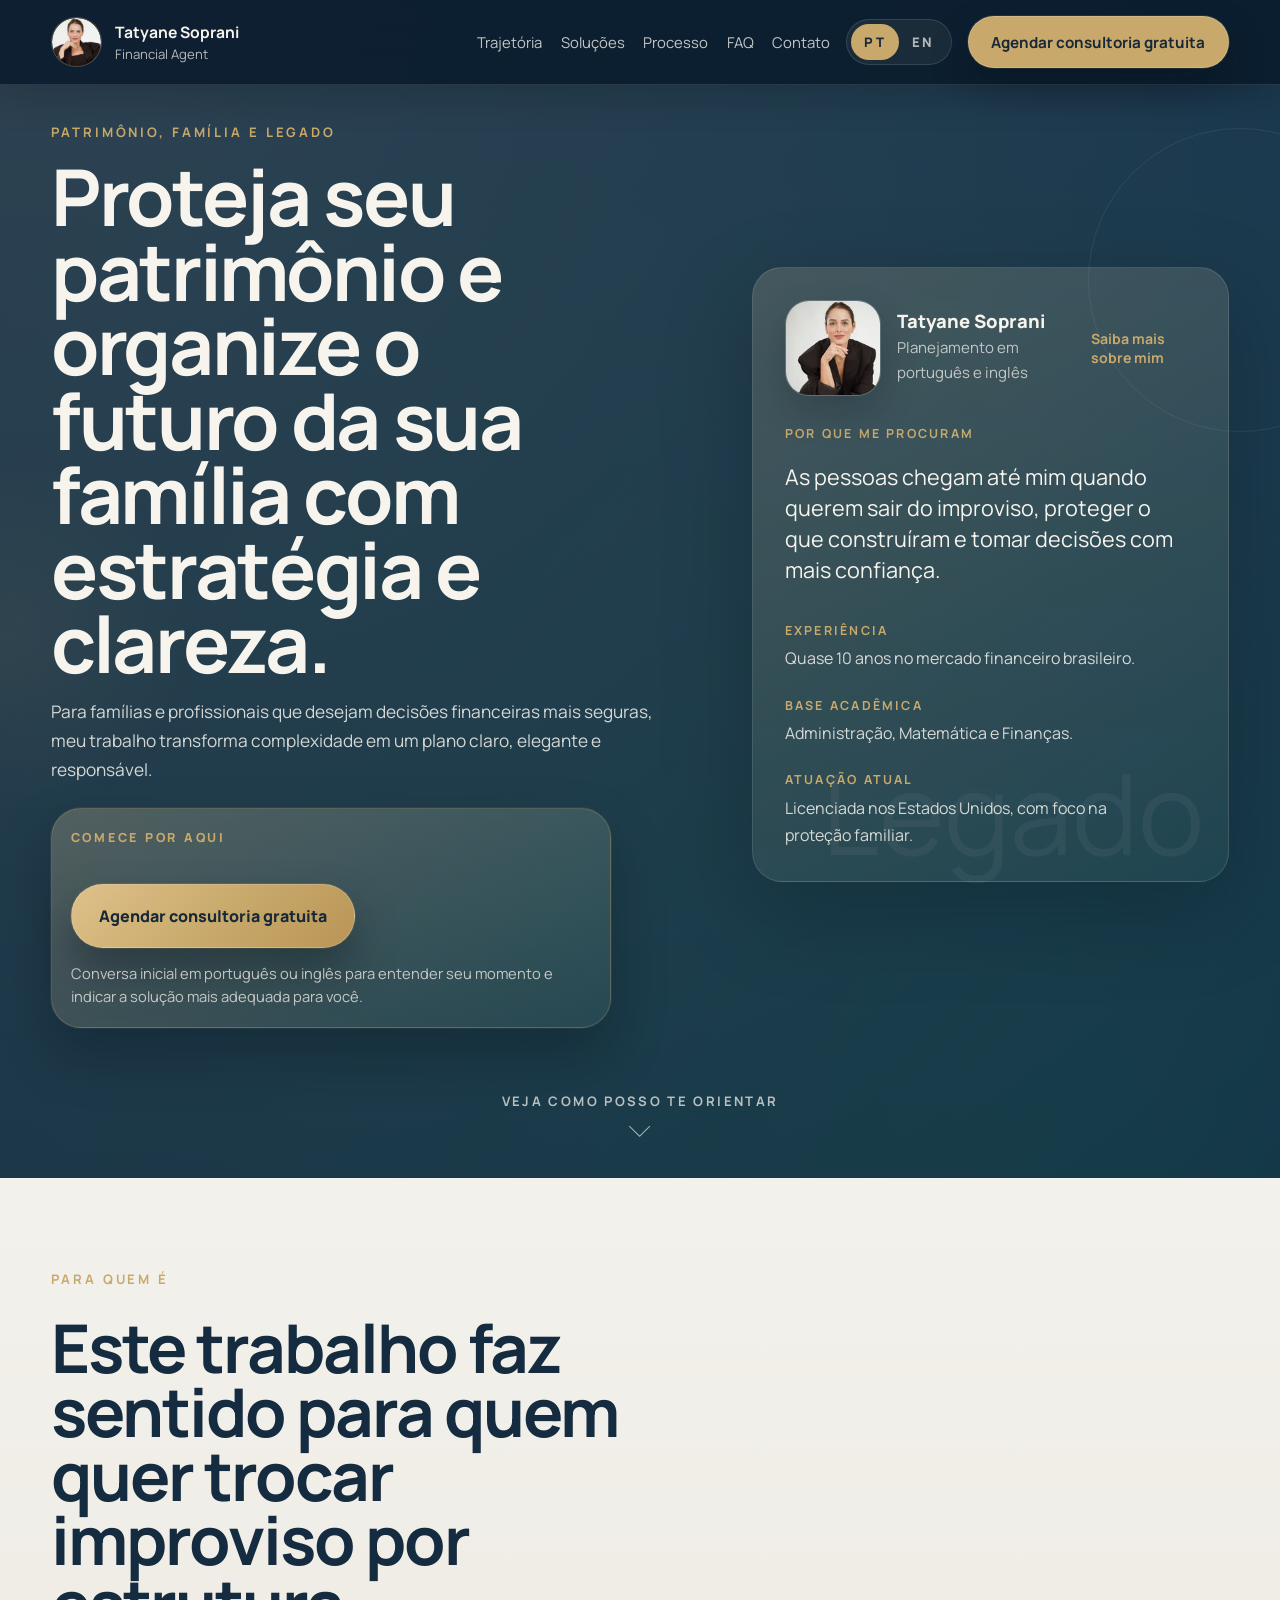
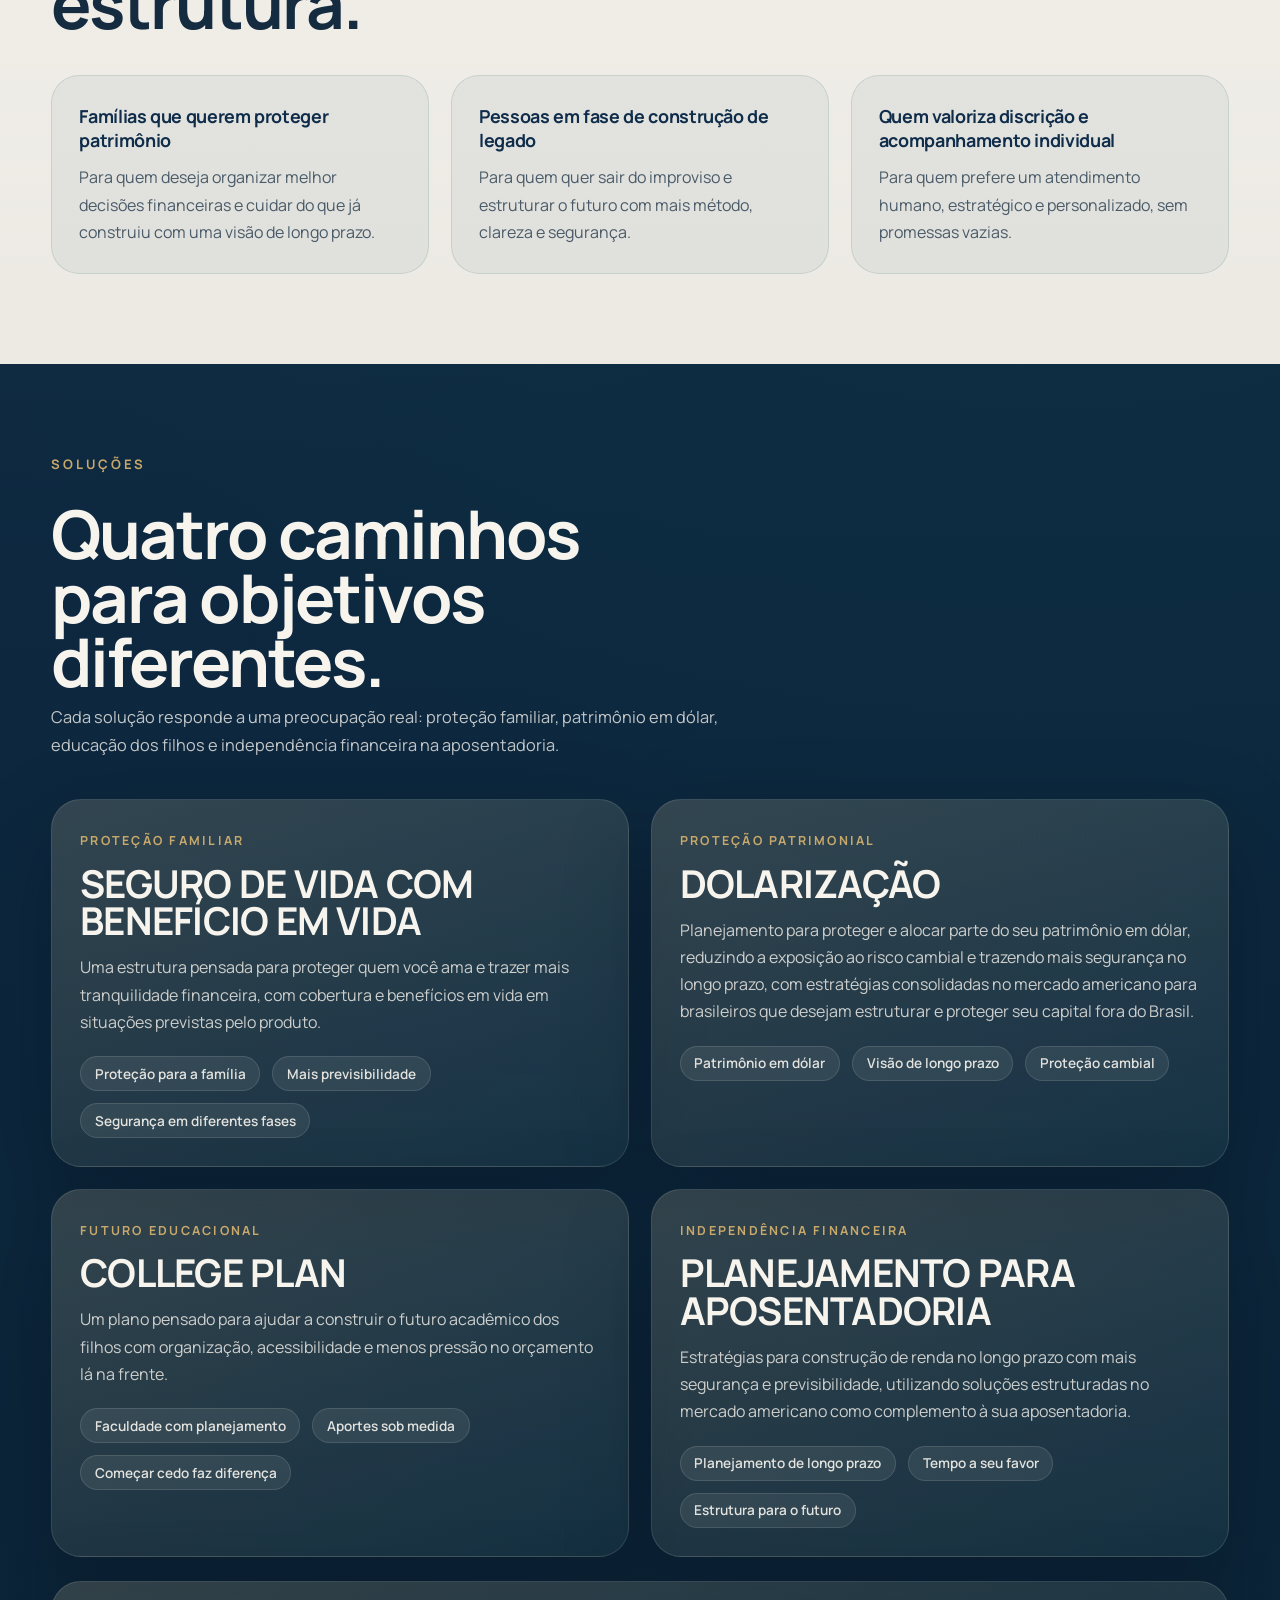
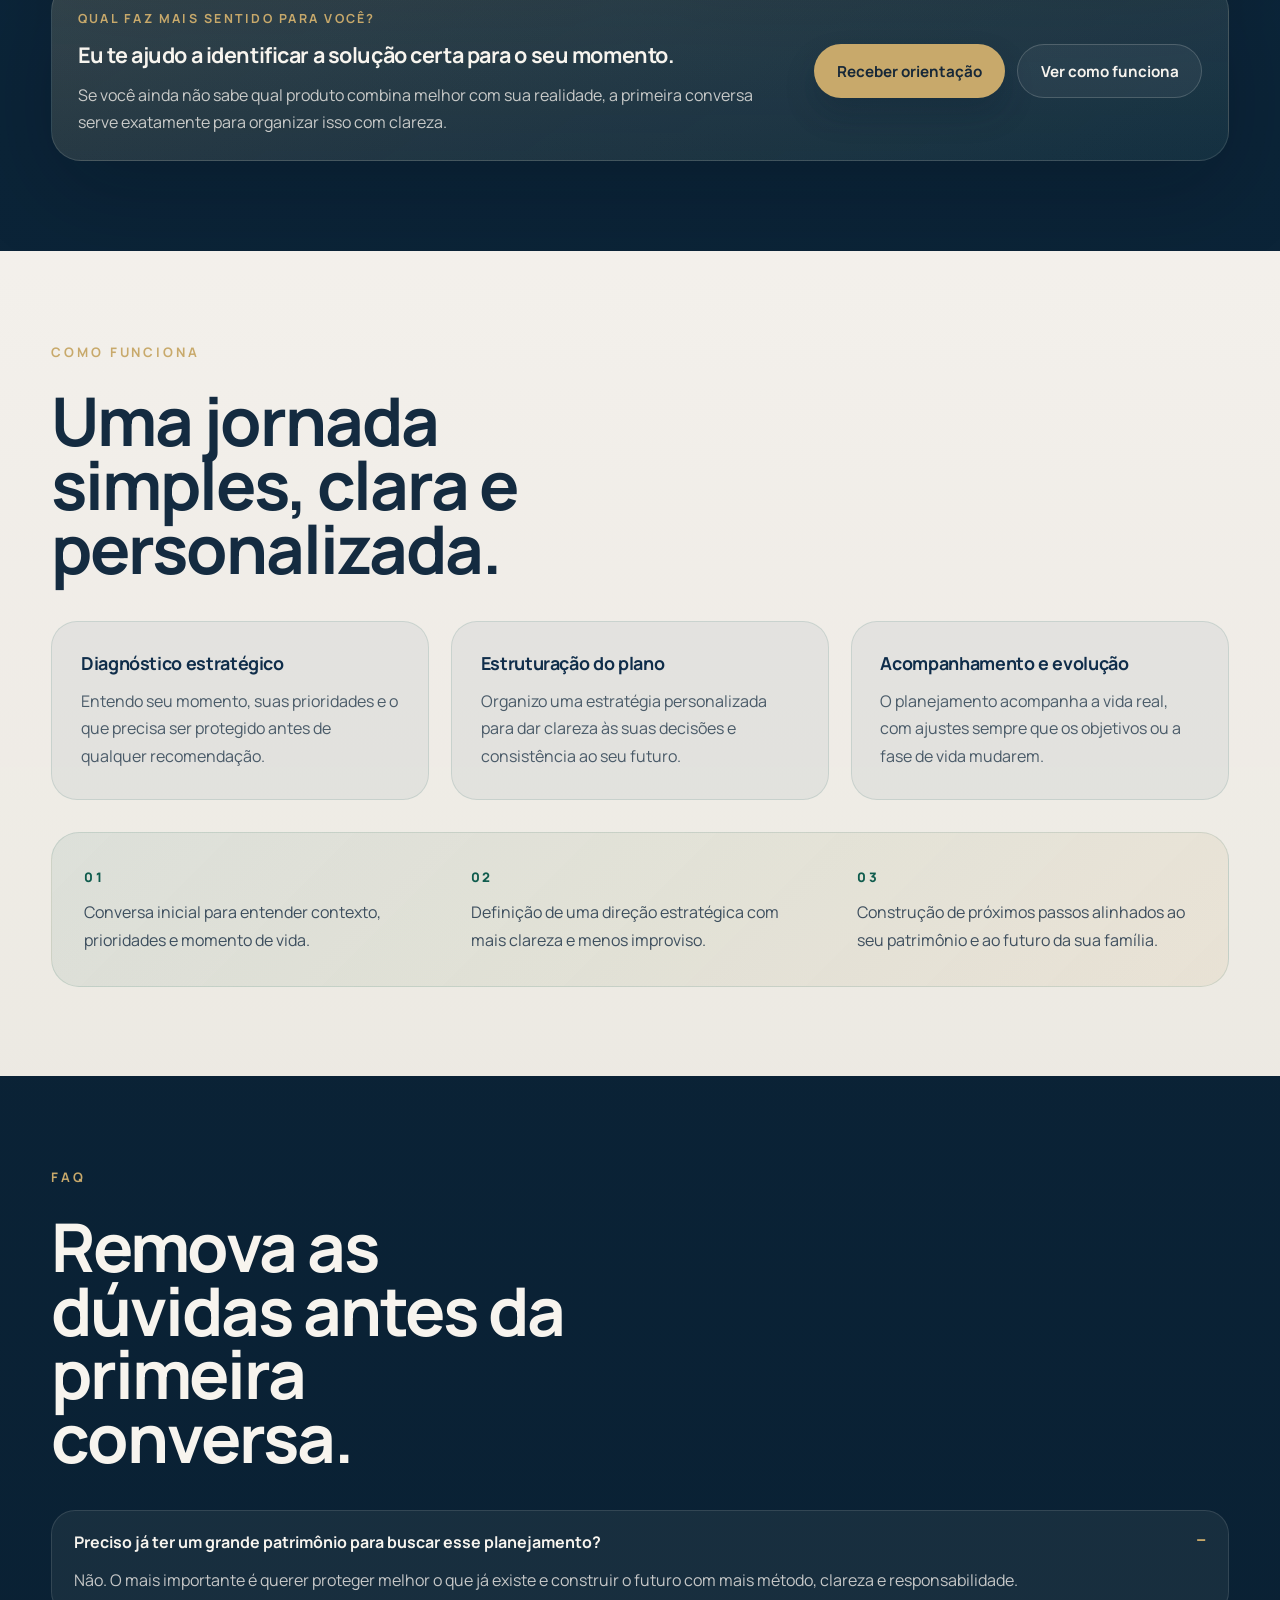
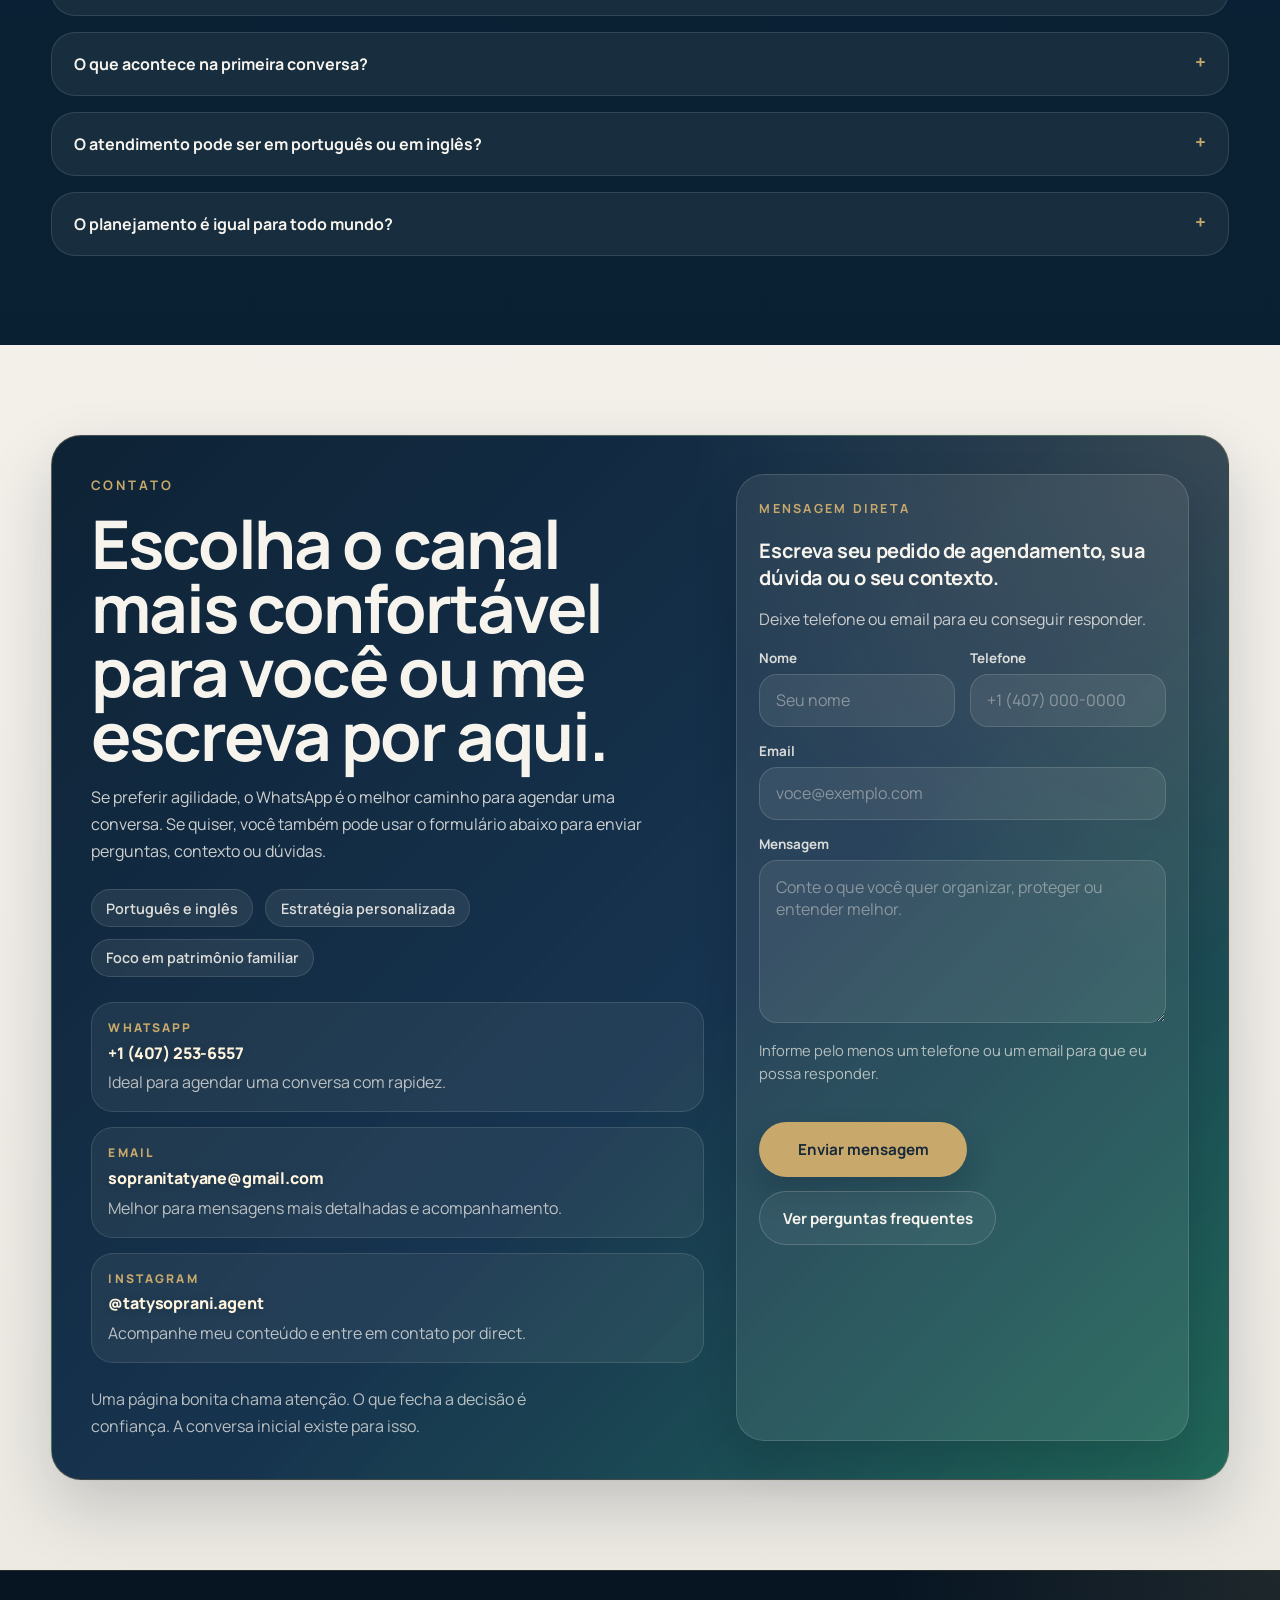
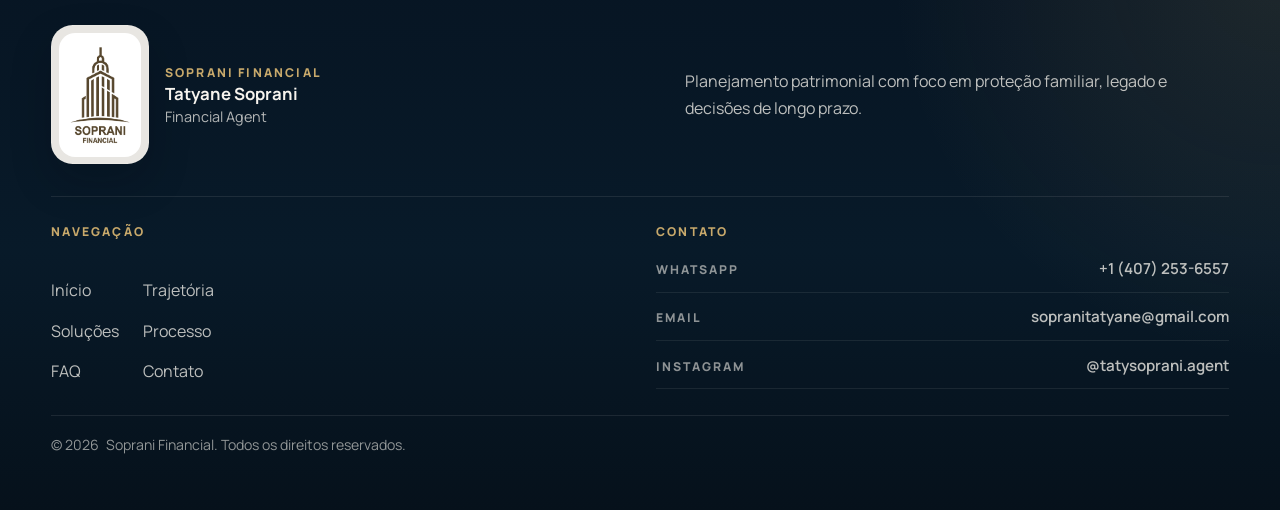
<file: index.html>
<!DOCTYPE html>
<html lang="pt-BR">
  <head>
    <meta charset="UTF-8" />
    <meta name="viewport" content="width=device-width, initial-scale=1.0" />
    <title data-i18n="meta.title">Tatyane Soprani | Financial Agent</title>
    <meta
      name="description"
      content="Planejamento patrimonial com visão de longo prazo, proteção familiar e elegância para quem deseja construir um futuro mais seguro."
      data-i18n="meta.description"
      data-i18n-attr="content"
    />
    <link rel="preconnect" href="https://fonts.googleapis.com" />
    <link rel="preconnect" href="https://fonts.gstatic.com" crossorigin />
    <link
      href="https://fonts.googleapis.com/css2?family=Manrope:wght@400;500;600;700;800&display=swap"
      rel="stylesheet"
    />
    <link
      rel="icon"
      type="image/png"
      href="assets/soprani-logo-dark.png"
      media="(prefers-color-scheme: light)"
    />
    <link
      rel="icon"
      type="image/png"
      href="assets/soprani-logo-light.png"
      media="(prefers-color-scheme: dark)"
    />
    <link rel="stylesheet" href="styles.css" />
  </head>
  <body data-language="pt">
    <a
      class="floating-top-button"
      href="#top"
      aria-hidden="true"
      tabindex="-1"
      data-i18n="home.floatingTop"
      aria-label="Voltar ao topo"
      data-i18n-attr="aria-label"
      >Voltar ao topo</a
    >
    <div class="page-shell">
      <header class="site-header">
        <a
          class="brand"
          href="#top"
          aria-label="Voltar ao topo"
          data-i18n="brand.homeAria"
          data-i18n-attr="aria-label"
        >
          <span class="brand-mark">
            <img
              class="brand-mark-image"
              src="assets/headshot.png"
              alt="Retrato de Tatyane Soprani"
              data-i18n="brand.logoAlt"
              data-i18n-attr="alt"
            />
          </span>
          <span class="brand-copy">
            <strong>Tatyane Soprani</strong>
            <span data-i18n="brand.role">Financial Agent</span>
          </span>
        </a>

        <div class="site-controls">
          <nav
            class="site-nav"
            aria-label="Navegação principal"
            data-i18n="nav.aria"
            data-i18n-attr="aria-label"
          >
            <a href="trajetoria.html" data-i18n="nav.story">Trajetória</a>
            <a href="#solucoes" data-i18n="nav.solutions">Soluções</a>
            <a href="#processo" data-i18n="nav.process">Processo</a>
            <a href="#faq" data-i18n="nav.faq">FAQ</a>
            <a href="#contato" data-i18n="nav.contact">Contato</a>
          </nav>

          <div class="site-actions">
            <div
              class="language-switcher"
              aria-label="Alternar idioma"
              data-i18n="lang.switchAria"
              data-i18n-attr="aria-label"
            >
              <button
                class="lang-button is-active"
                type="button"
                data-language="pt"
                aria-pressed="true"
              >
                PT
              </button>
              <button
                class="lang-button"
                type="button"
                data-language="en"
                aria-pressed="false"
              >
                EN
              </button>
            </div>

            <a
              class="button button-primary header-cta"
              href="https://api.whatsapp.com/send?phone=14072536557"
              target="_blank"
              rel="noreferrer"
              data-i18n="header.cta"
              >Agendar consultoria gratuita</a
            >
          </div>
        </div>
      </header>

      <main id="top">
        <section class="hero section" data-reveal>
          <div class="hero-copy">
            <p class="eyebrow" data-i18n="hero.eyebrow">Patrimônio, família e legado</p>
            <h1 data-i18n="hero.title">
              Proteja seu patrimônio e organize o futuro da sua família com
              estratégia e clareza.
            </h1>
            <p class="lead" data-i18n="hero.lead">
              Para famílias e profissionais que desejam decisões financeiras
              mais seguras, meu trabalho transforma complexidade em um plano
              claro, elegante e responsável.
            </p>

            <div class="hero-cta-frame panel">
              <p class="hero-cta-label" data-i18n="hero.ctaLabel">Comece por aqui</p>
              <div class="hero-actions hero-actions-primary">
                <a
                  class="button button-primary button-conversion"
                  href="https://api.whatsapp.com/send?phone=14072536557"
                  target="_blank"
                  rel="noreferrer"
                  data-i18n="hero.ctaPrimary"
                  >Agendar consultoria gratuita</a
                >
              </div>
              <p class="hero-cta-note" data-i18n="hero.ctaNote">
                Conversa inicial em português ou inglês para entender seu momento e indicar a
                solução mais adequada para você.
              </p>
            </div>
          </div>

          <aside
            class="hero-aside panel"
            data-word="Legado"
            data-i18n="hero.panelWord"
            data-i18n-attr="data-word"
          >
            <a class="profile-header profile-link" href="trajetoria.html">
              <img
                class="profile-photo"
                src="assets/tatyane-soprani-portrait.jpg"
                alt="Retrato de Tatyane Soprani"
                data-i18n="hero.profileAlt"
                data-i18n-attr="alt"
              />
              <div class="profile-identity">
                <p class="profile-name">Tatyane Soprani</p>
                <p class="profile-role" data-i18n="hero.profileRole">
                  Planejamento em português e inglês
                </p>
              </div>
              <span class="profile-link-label" data-i18n="hero.profileLink"
                >Saiba mais sobre mim</span
              >
            </a>

            <p class="panel-label" data-i18n="hero.panelLabel">Por que me procuram</p>
            <p class="statement" data-i18n="hero.statement">
              As pessoas chegam até mim quando querem sair do improviso,
              proteger o que construíram e tomar decisões com mais confiança.
            </p>

            <div class="credential-list">
              <div>
                <span class="meta-label" data-i18n="hero.metaExperience"
                  >Experiência</span
                >
                <p data-i18n="hero.metaExperienceValue">
                  Quase 10 anos no mercado financeiro brasileiro.
                </p>
              </div>
              <div>
                <span class="meta-label" data-i18n="hero.metaAcademic"
                  >Base acadêmica</span
                >
                <p data-i18n="hero.metaAcademicValue">
                  Administração, Matemática e Finanças.
                </p>
              </div>
              <div>
                <span class="meta-label" data-i18n="hero.metaCurrent">Atuação atual</span>
                <p data-i18n="hero.metaCurrentValue">
                  Licenciada nos Estados Unidos, com foco na proteção familiar.
                </p>
              </div>
            </div>
          </aside>

          <a
            class="scroll-cue"
            href="#para-quem"
            aria-label="Veja como posso te orientar"
            data-i18n="hero.scrollCueAria"
            data-i18n-attr="aria-label"
          >
            <span class="scroll-cue-text" data-i18n="hero.scrollCue">Veja como posso te orientar</span>
            <span class="scroll-cue-arrow" aria-hidden="true"></span>
          </a>
        </section>

        <section class="audience section section-light" id="para-quem" data-reveal>
          <div class="section-heading">
            <p class="eyebrow" data-i18n="audience.eyebrow">Para quem é</p>
            <h2 data-i18n="audience.title">
              Este trabalho faz sentido para quem quer trocar improviso por
              estrutura.
            </h2>
          </div>

          <div class="audience-grid">
            <article class="audience-card">
              <h3 data-i18n="audience.card1Title">Famílias que querem proteger patrimônio</h3>
              <p data-i18n="audience.card1Body">
                Para quem deseja organizar melhor decisões financeiras e cuidar
                do que já construiu com uma visão de longo prazo.
              </p>
            </article>

            <article class="audience-card">
              <h3 data-i18n="audience.card2Title">Pessoas em fase de construção de legado</h3>
              <p data-i18n="audience.card2Body">
                Para quem quer sair do improviso e estruturar o futuro com mais
                método, clareza e segurança.
              </p>
            </article>

            <article class="audience-card">
              <h3 data-i18n="audience.card3Title">Quem valoriza discrição e acompanhamento individual</h3>
              <p data-i18n="audience.card3Body">
                Para quem prefere um atendimento humano, estratégico e
                personalizado, sem promessas vazias.
              </p>
            </article>
          </div>
        </section>

        <section class="solutions section" id="solucoes" data-reveal>
          <div class="section-heading">
            <p class="eyebrow" data-i18n="solutions.eyebrow">Soluções</p>
            <h2 data-i18n="solutions.title">
              Quatro caminhos para objetivos diferentes.
            </h2>
            <p class="solutions-intro" data-i18n="solutions.lead">
              Cada solução responde a uma preocupação real: proteção familiar,
              patrimônio em dólar, educação dos filhos e independência
              financeira na aposentadoria.
            </p>
          </div>

          <div class="solutions-grid">
            <article class="solution-card panel">
              <span class="proof-kicker" data-i18n="solutions.card1Kicker"
                >Proteção familiar</span
              >
              <h3 class="solution-name" data-i18n="solutions.card1Title">
                SEGURO DE VIDA COM BENEFÍCIO EM VIDA
              </h3>
              <p class="solution-body" data-i18n="solutions.card1Body">
                Uma estrutura pensada para proteger quem você ama e trazer mais
                tranquilidade financeira, com cobertura e benefícios em vida em
                situações previstas pelo produto.
              </p>
              <div class="solution-tags">
                <span data-i18n="solutions.card1Tag1">Proteção para a família</span>
                <span data-i18n="solutions.card1Tag2">Mais previsibilidade</span>
                <span data-i18n="solutions.card1Tag3">Segurança em diferentes fases</span>
              </div>
            </article>

            <article class="solution-card panel">
              <span class="proof-kicker" data-i18n="solutions.card2Kicker"
                >Proteção patrimonial</span
              >
              <h3 class="solution-name" data-i18n="solutions.card2Title">
                DOLARIZAÇÃO
              </h3>
              <p class="solution-body" data-i18n="solutions.card2Body">
                Planejamento para proteger e alocar parte do seu patrimônio em
                dólar, reduzindo a exposição ao risco cambial e trazendo mais
                segurança no longo prazo, com estratégias consolidadas no
                mercado americano para brasileiros que desejam estruturar e
                proteger seu capital fora do Brasil.
              </p>
              <div class="solution-tags">
                <span data-i18n="solutions.card2Tag1">Patrimônio em dólar</span>
                <span data-i18n="solutions.card2Tag2">Visão de longo prazo</span>
                <span data-i18n="solutions.card2Tag3">Proteção cambial</span>
              </div>
            </article>

            <article class="solution-card panel">
              <span class="proof-kicker" data-i18n="solutions.card3Kicker"
                >Futuro educacional</span
              >
              <h3 class="solution-name" data-i18n="solutions.card3Title">
                COLLEGE PLAN
              </h3>
              <p class="solution-body" data-i18n="solutions.card3Body">
                Um plano pensado para ajudar a construir o futuro acadêmico dos
                filhos com organização, acessibilidade e menos pressão no
                orçamento lá na frente.
              </p>
              <div class="solution-tags">
                <span data-i18n="solutions.card3Tag1">Faculdade com planejamento</span>
                <span data-i18n="solutions.card3Tag2">Aportes sob medida</span>
                <span data-i18n="solutions.card3Tag3">Começar cedo faz diferença</span>
              </div>
            </article>

            <article class="solution-card panel">
              <span class="proof-kicker" data-i18n="solutions.card4Kicker"
                >Independência financeira</span
              >
              <h3 class="solution-name" data-i18n="solutions.card4Title">
                PLANEJAMENTO PARA APOSENTADORIA
              </h3>
              <p class="solution-body" data-i18n="solutions.card4Body">
                Estratégias para construção de renda no longo prazo com mais
                segurança e previsibilidade, utilizando soluções estruturadas no
                mercado americano como complemento à sua aposentadoria.
              </p>
              <div class="solution-tags">
                <span data-i18n="solutions.card4Tag1">Planejamento de longo prazo</span>
                <span data-i18n="solutions.card4Tag2">Tempo a seu favor</span>
                <span data-i18n="solutions.card4Tag3">Estrutura para o futuro</span>
              </div>
            </article>
          </div>

          <div class="solutions-cta panel">
            <div>
              <p class="panel-label" data-i18n="solutions.ctaLabel">Qual faz mais sentido para você?</p>
              <h3 data-i18n="solutions.ctaTitle">
                Eu te ajudo a identificar a solução certa para o seu momento.
              </h3>
              <p data-i18n="solutions.ctaBody">
                Se você ainda não sabe qual produto combina melhor com sua
                realidade, a primeira conversa serve exatamente para organizar
                isso com clareza.
              </p>
            </div>

            <div class="solutions-cta-actions">
              <a
                class="button button-primary"
                href="https://api.whatsapp.com/send?phone=14072536557"
                target="_blank"
                rel="noreferrer"
                data-i18n="solutions.ctaPrimary"
                >Receber orientação</a
              >
              <a class="button button-secondary" href="#processo" data-i18n="solutions.ctaSecondary"
                >Ver como funciona</a
              >
            </div>
          </div>
        </section>

        <section class="services section section-light" id="processo" data-reveal>
          <div class="section-heading">
            <p class="eyebrow" data-i18n="services.eyebrow">Como funciona</p>
            <h2 data-i18n="services.title">
              Uma jornada simples, clara e personalizada.
            </h2>
          </div>

          <div class="services-grid">
            <article class="service-card">
              <h3 data-i18n="services.card1Title">Diagnóstico estratégico</h3>
              <p data-i18n="services.card1Body">
                Entendo seu momento, suas prioridades e o que precisa ser
                protegido antes de qualquer recomendação.
              </p>
            </article>

            <article class="service-card">
              <h3 data-i18n="services.card2Title">Estruturação do plano</h3>
              <p data-i18n="services.card2Body">
                Organizo uma estratégia personalizada para dar clareza às suas
                decisões e consistência ao seu futuro.
              </p>
            </article>

            <article class="service-card">
              <h3 data-i18n="services.card3Title">Acompanhamento e evolução</h3>
              <p data-i18n="services.card3Body">
                O planejamento acompanha a vida real, com ajustes sempre que os
                objetivos ou a fase de vida mudarem.
              </p>
            </article>
          </div>

          <div class="process-strip">
            <div class="process-step">
              <span>01</span>
              <p data-i18n="services.step1">
                Conversa inicial para entender contexto, prioridades e momento
                de vida.
              </p>
            </div>
            <div class="process-step">
              <span>02</span>
              <p data-i18n="services.step2">
                Definição de uma direção estratégica com mais clareza e menos
                improviso.
              </p>
            </div>
            <div class="process-step">
              <span>03</span>
              <p data-i18n="services.step3">
                Construção de próximos passos alinhados ao seu patrimônio e ao
                futuro da sua família.
              </p>
            </div>
          </div>
        </section>

        <section class="faq section" id="faq" data-reveal>
          <div class="section-heading">
            <p class="eyebrow" data-i18n="faq.eyebrow">FAQ</p>
            <h2 data-i18n="faq.title">
              Remova as dúvidas antes da primeira conversa.
            </h2>
          </div>

          <div class="faq-grid">
            <details class="faq-item" open>
              <summary data-i18n="faq.q1">
                Preciso já ter um grande patrimônio para buscar esse
                planejamento?
              </summary>
              <p data-i18n="faq.a1">
                Não. O mais importante é querer proteger melhor o que já existe
                e construir o futuro com mais método, clareza e responsabilidade.
              </p>
            </details>

            <details class="faq-item">
              <summary data-i18n="faq.q2">O que acontece na primeira conversa?</summary>
              <p data-i18n="faq.a2">
                A primeira conversa serve para entender seu momento, suas
                prioridades e o que você deseja organizar ou proteger. A partir
                disso, fica mais claro qual direção faz sentido para você.
              </p>
            </details>

            <details class="faq-item">
              <summary data-i18n="faq.q3">
                O atendimento pode ser em português ou em inglês?
              </summary>
              <p data-i18n="faq.a3">
                Sim. O atendimento pode ser conduzido em português ou em inglês,
                de acordo com a sua preferência.
              </p>
            </details>

            <details class="faq-item">
              <summary data-i18n="faq.q4">
                O planejamento é igual para todo mundo?
              </summary>
              <p data-i18n="faq.a4">
                Não. Cada orientação parte da sua fase de vida, do seu contexto,
                das suas prioridades e daquilo que você quer preservar ou
                construir.
              </p>
            </details>
          </div>
        </section>

        <section class="contact section section-light" id="contato" data-reveal>
          <div class="contact-panel panel">
            <div class="contact-copy">
              <p class="eyebrow" data-i18n="contact.eyebrow">Contato</p>
              <h2 data-i18n="contact.title">
                Escolha o canal mais confortável para você ou me escreva por
                aqui.
              </h2>
              <p class="contact-body" data-i18n="contact.body">
                Se preferir agilidade, o WhatsApp é o melhor caminho para
                agendar uma conversa. Se quiser, você também pode usar o
                formulário abaixo para enviar perguntas, contexto ou dúvidas.
              </p>

              <div class="contact-trust">
                <span class="contact-pill" data-i18n="contact.trust1"
                  >Português e inglês</span
                >
                <span class="contact-pill" data-i18n="contact.trust2"
                  >Estratégia personalizada</span
                >
                <span class="contact-pill" data-i18n="contact.trust3"
                  >Foco em patrimônio familiar</span
                >
              </div>

              <div class="contact-methods">
                <a
                  class="contact-method"
                  href="https://api.whatsapp.com/send?phone=14072536557"
                  target="_blank"
                  rel="noreferrer"
                >
                  <span class="contact-method-kicker" data-i18n="contact.method1Kicker"
                    >WhatsApp</span
                  >
                  <strong data-i18n="contact.method1Value">+1 (407) 253-6557</strong>
                  <p data-i18n="contact.method1Body">
                    Ideal para agendar uma conversa com rapidez.
                  </p>
                </a>

                <a class="contact-method" href="mailto:sopranitatyane@gmail.com">
                  <span class="contact-method-kicker" data-i18n="contact.method2Kicker"
                    >Email</span
                  >
                  <strong data-i18n="contact.method2Value">sopranitatyane@gmail.com</strong>
                  <p data-i18n="contact.method2Body">
                    Melhor para mensagens mais detalhadas e acompanhamento.
                  </p>
                </a>

                <a
                  class="contact-method"
                  href="https://www.instagram.com/tatysoprani.agent/"
                  target="_blank"
                  rel="noreferrer"
                >
                  <span class="contact-method-kicker" data-i18n="contact.method3Kicker"
                    >Instagram</span
                  >
                  <strong data-i18n="contact.method3Value">@tatysoprani.agent</strong>
                  <p data-i18n="contact.method3Body">
                    Acompanhe meu conteúdo e entre em contato por direct.
                  </p>
                </a>
              </div>

              <p class="contact-note" data-i18n="contact.note">
                Uma página bonita chama atenção. O que fecha a decisão é
                confiança. A conversa inicial existe para isso.
              </p>
            </div>

            <form
              class="contact-form"
              action="https://formsubmit.co/ajax/sopranitatyane@gmail.com"
              method="POST"
              novalidate
              data-contact-form
              data-contact-page="landing-page-contact-form"
            >
              <p class="panel-label" data-i18n="contact.formLabel">Mensagem direta</p>
              <h3 data-i18n="contact.formTitle">
                Escreva seu pedido de agendamento, sua dúvida ou o seu contexto.
              </h3>
              <p class="contact-form-intro" data-i18n="contact.formIntro">
                Deixe telefone ou email para eu conseguir responder.
              </p>

              <input
                type="hidden"
                name="_subject"
                value="Novo contato do site | Tatyane Soprani"
                data-i18n="contact.formSubject"
                data-i18n-attr="value"
              />
              <input type="hidden" name="_template" value="table" />
              <input type="hidden" name="source" value="Landing page" />
              <input class="contact-honey" type="text" name="_honey" tabindex="-1" autocomplete="off" />

              <div class="contact-form-grid">
                <label class="contact-field">
                  <span data-i18n="contact.nameLabel">Nome</span>
                  <input
                    type="text"
                    name="name"
                    required
                    autocomplete="name"
                    data-i18n="contact.namePlaceholder"
                    data-i18n-attr="placeholder"
                    placeholder="Seu nome"
                  />
                </label>

                <label class="contact-field">
                  <span data-i18n="contact.phoneLabel">Telefone</span>
                  <input
                    type="tel"
                    name="phone"
                    autocomplete="tel"
                    data-i18n="contact.phonePlaceholder"
                    data-i18n-attr="placeholder"
                    placeholder="+1 (407) 000-0000"
                  />
                </label>

                <label class="contact-field contact-field-full">
                  <span data-i18n="contact.emailLabel">Email</span>
                  <input
                    type="email"
                    name="email"
                    autocomplete="email"
                    data-i18n="contact.emailPlaceholder"
                    data-i18n-attr="placeholder"
                    placeholder="voce@exemplo.com"
                  />
                </label>

                <label class="contact-field contact-field-full">
                  <span data-i18n="contact.messageLabel">Mensagem</span>
                  <textarea
                    name="message"
                    rows="6"
                    required
                    data-i18n="contact.messagePlaceholder"
                    data-i18n-attr="placeholder"
                    placeholder="Conte o que você quer organizar, proteger ou entender melhor."
                  ></textarea>
                </label>
              </div>

              <p class="contact-form-hint" data-i18n="contact.formHint">
                Informe pelo menos um telefone ou um email para que eu possa responder.
              </p>
              <p class="contact-form-feedback is-error" data-form-error hidden></p>
              <p class="contact-form-feedback is-success" data-form-success hidden></p>

              <div class="contact-actions">
                <button
                  class="button button-primary contact-form-submit"
                  type="submit"
                  data-form-submit
                  data-i18n="contact.formSubmit"
                >
                  Enviar mensagem
                </button>
                <a class="button button-secondary" href="#faq" data-i18n="contact.secondary"
                  >Ver perguntas frequentes</a
                >
              </div>
            </form>
          </div>
        </section>
      </main>

      <footer class="site-footer">
        <div class="footer-main">
          <a class="footer-brand-block" href="#top">
            <span class="footer-logo-card">
              <img src="assets/soprani-logo-light.png" alt="Logo Soprani Financial" />
            </span>
            <span class="footer-brand-copy">
              <span class="footer-kicker">Soprani Financial</span>
              <strong>Tatyane Soprani</strong>
              <span data-i18n="brand.role">Financial Agent</span>
            </span>
          </a>

          <p class="footer-note" data-i18n="footer.note">
            Planejamento patrimonial com foco em proteção familiar, legado e decisões de
            longo prazo.
          </p>
        </div>

        <div class="footer-links-grid">
          <div class="footer-column">
            <p class="footer-title" data-i18n="footer.navTitle">Navegação</p>
            <nav
              class="footer-nav"
              aria-label="Navegação do rodapé"
              data-i18n="footer.navAria"
              data-i18n-attr="aria-label"
            >
              <a href="#top" data-i18n="nav.home">Início</a>
              <a href="trajetoria.html" data-i18n="nav.story">Trajetória</a>
              <a href="#solucoes" data-i18n="nav.solutions">Soluções</a>
              <a href="#processo" data-i18n="nav.process">Processo</a>
              <a href="#faq" data-i18n="nav.faq">FAQ</a>
              <a href="#contato" data-i18n="nav.contact">Contato</a>
            </nav>
          </div>

          <div class="footer-column">
            <p class="footer-title" data-i18n="footer.contactTitle">Contato</p>
            <div class="footer-contact-list">
              <a
                class="footer-contact-link"
                href="https://api.whatsapp.com/send?phone=14072536557"
                target="_blank"
                rel="noreferrer"
              >
                <span data-i18n="contact.method1Kicker">WhatsApp</span>
                <strong data-i18n="contact.method1Value">+1 (407) 253-6557</strong>
              </a>
              <a class="footer-contact-link" href="mailto:sopranitatyane@gmail.com">
                <span data-i18n="contact.method2Kicker">Email</span>
                <strong data-i18n="contact.method2Value">sopranitatyane@gmail.com</strong>
              </a>
              <a
                class="footer-contact-link"
                href="https://www.instagram.com/tatysoprani.agent/"
                target="_blank"
                rel="noreferrer"
              >
                <span data-i18n="contact.method3Kicker">Instagram</span>
                <strong data-i18n="contact.method3Value">@tatysoprani.agent</strong>
              </a>
            </div>
          </div>
        </div>

        <div class="footer-bottom">
          <p class="footer-rights">
            <span>&copy; <span data-current-year>2026</span></span>
            <span data-i18n="footer.rights">Soprani Financial. Todos os direitos reservados.</span>
          </p>
        </div>
      </footer>
    </div>

    <script src="script.js"></script>
  </body>
</html>
</file>
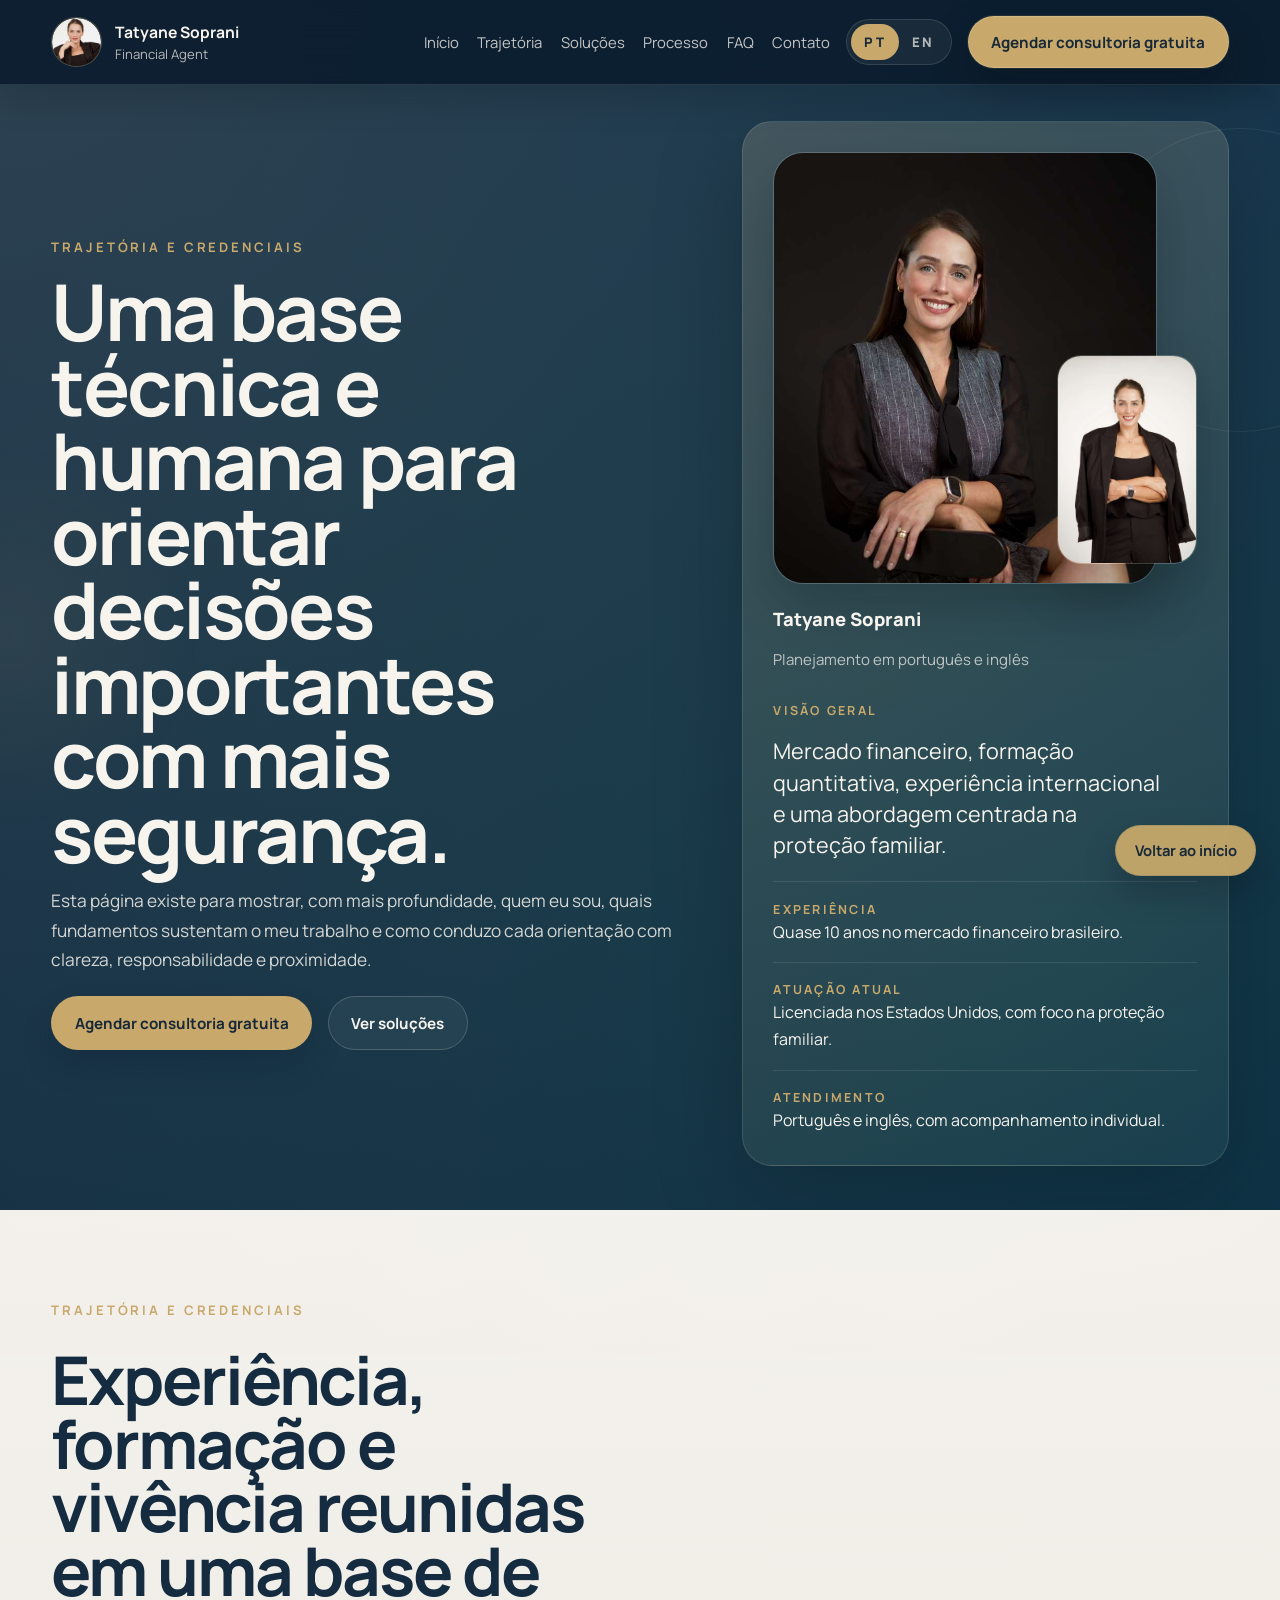
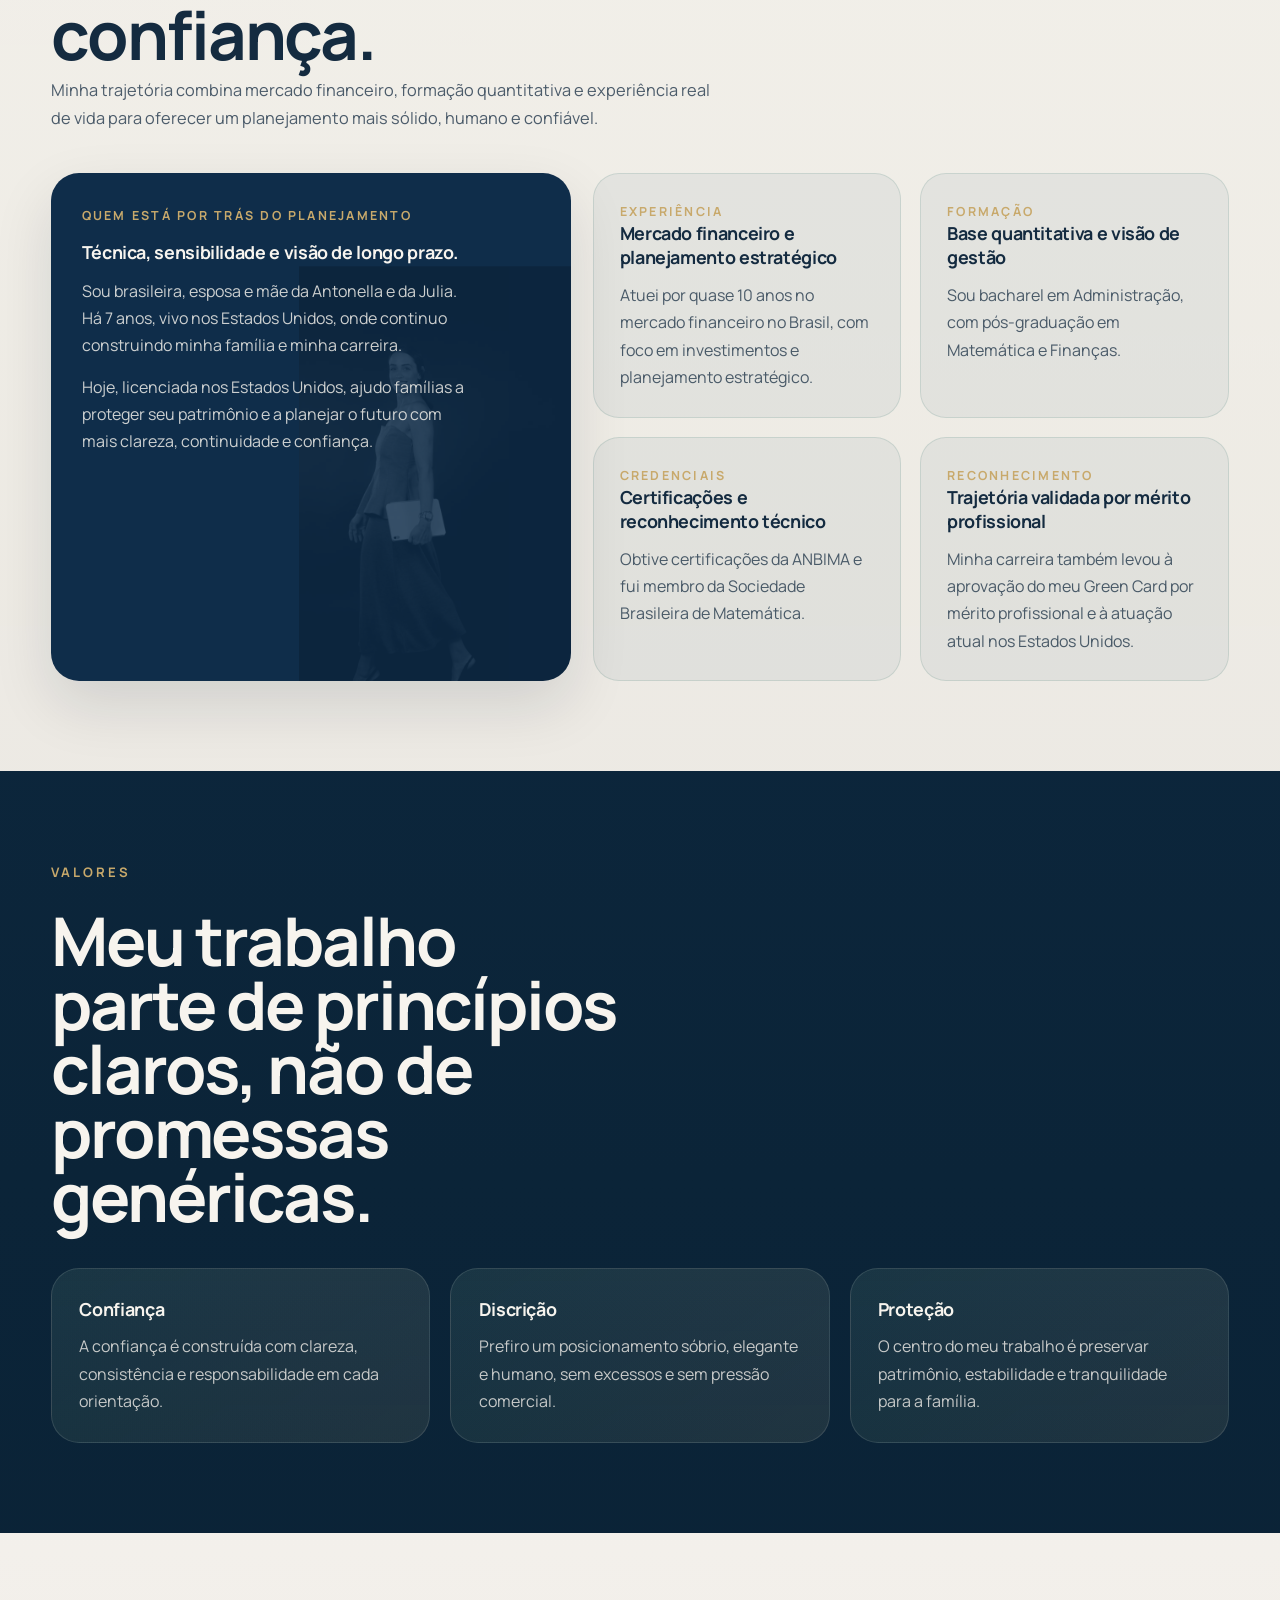
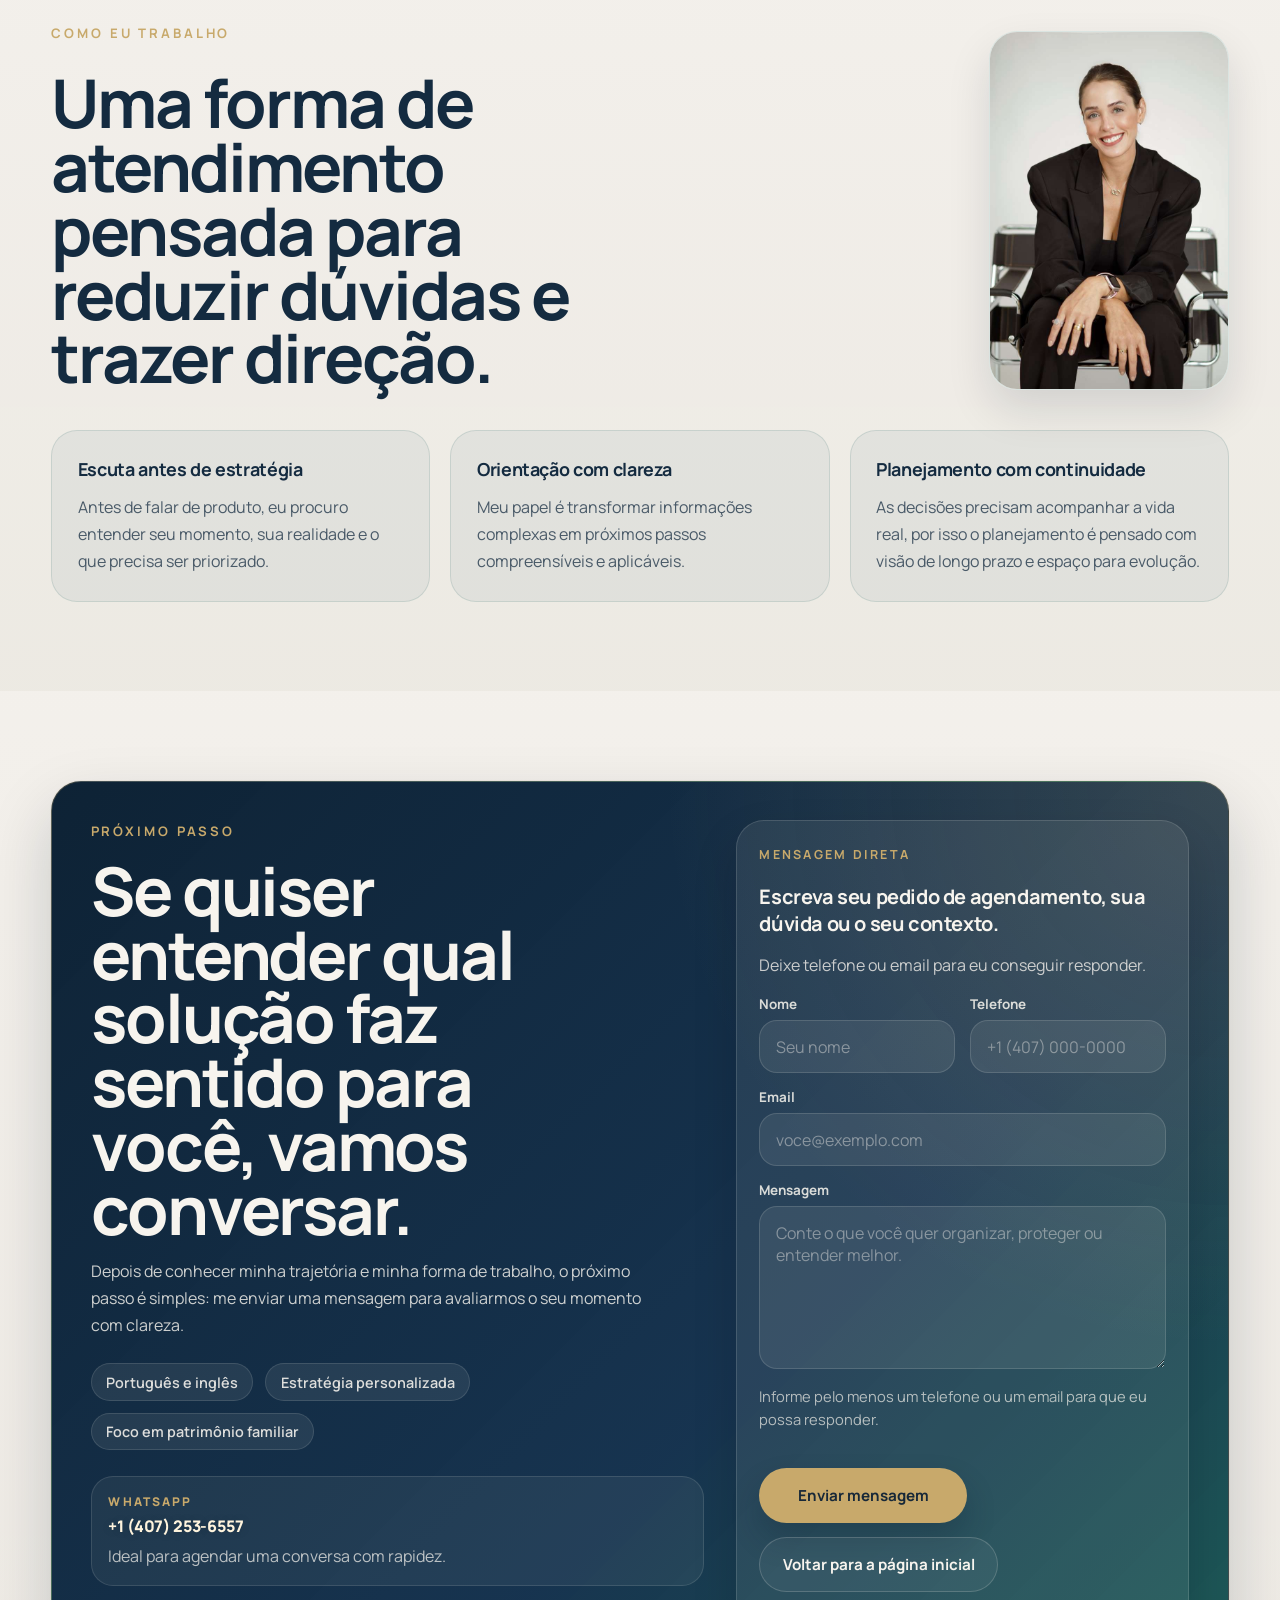
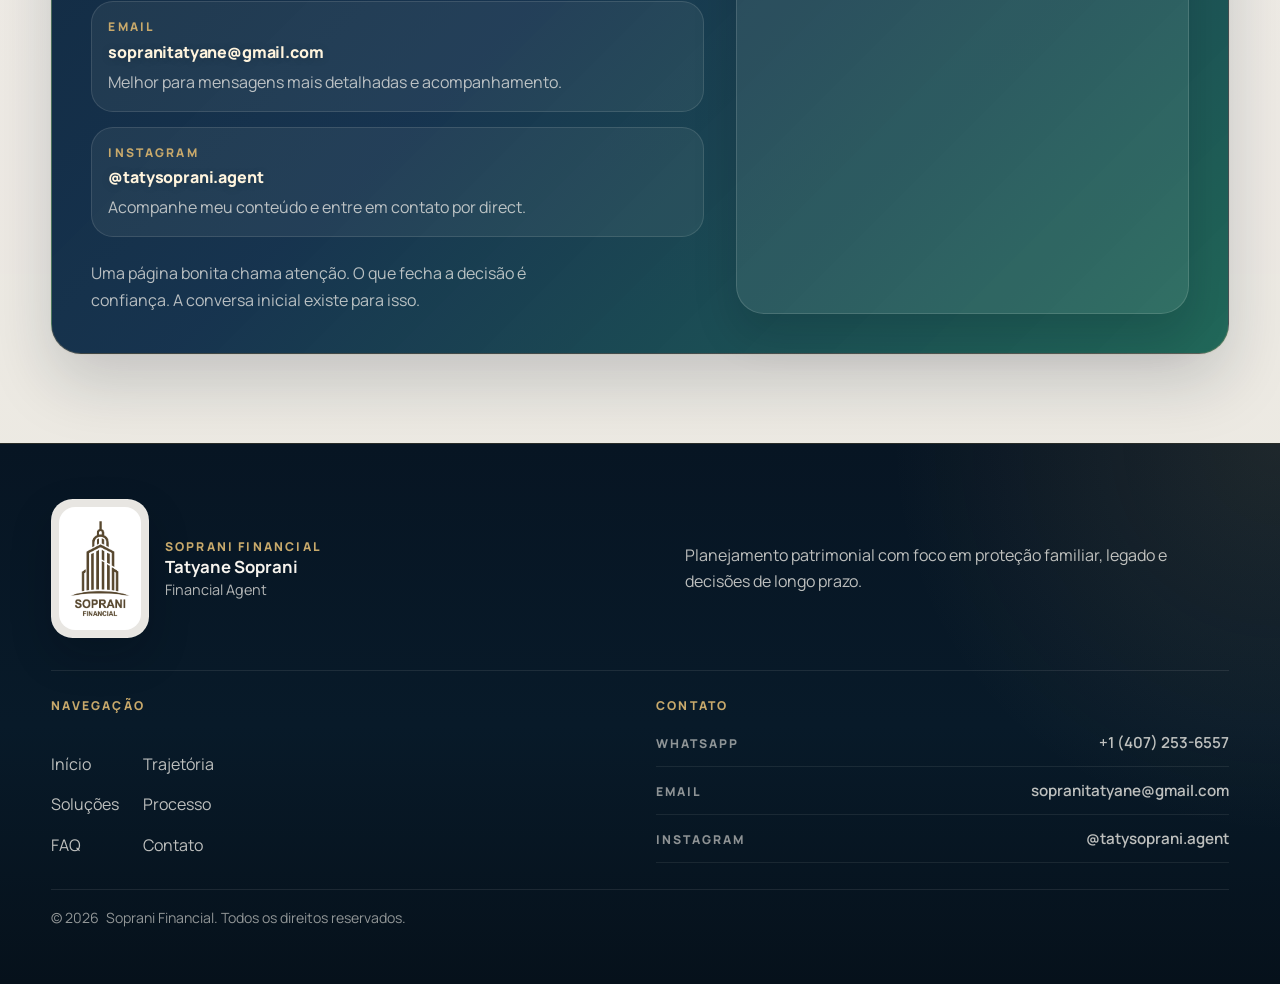
<file: trajetoria.html>
<!DOCTYPE html>
<html lang="pt-BR">
  <head>
    <meta charset="UTF-8" />
    <meta name="viewport" content="width=device-width, initial-scale=1.0" />
    <title data-i18n="about.meta.title">Tatyane Soprani | Trajetória e Credenciais</title>
    <meta
      name="description"
      content="Conheça a trajetória, as credenciais, os valores e a forma de trabalho de Tatyane Soprani."
      data-i18n="about.meta.description"
      data-i18n-attr="content"
    />
    <link rel="preconnect" href="https://fonts.googleapis.com" />
    <link rel="preconnect" href="https://fonts.gstatic.com" crossorigin />
    <link
      href="https://fonts.googleapis.com/css2?family=Manrope:wght@400;500;600;700;800&display=swap"
      rel="stylesheet"
    />
    <link
      rel="icon"
      type="image/png"
      href="assets/soprani-logo-dark.png"
      media="(prefers-color-scheme: light)"
    />
    <link
      rel="icon"
      type="image/png"
      href="assets/soprani-logo-light.png"
      media="(prefers-color-scheme: dark)"
    />
    <link rel="stylesheet" href="styles.css" />
  </head>
  <body data-language="pt">
    <a
      class="floating-back-button"
      href="index.html"
      data-i18n="about.floatingBack"
      aria-label="Voltar para a página inicial"
      data-i18n-attr="aria-label"
      >Voltar ao início</a
    >
    <div class="page-shell">
      <header class="site-header">
        <a
          class="brand"
          href="index.html"
          aria-label="Voltar ao topo"
          data-i18n="brand.homeAria"
          data-i18n-attr="aria-label"
        >
          <span class="brand-mark">
            <img
              class="brand-mark-image"
              src="assets/headshot.png"
              alt="Retrato de Tatyane Soprani"
              data-i18n="brand.logoAlt"
              data-i18n-attr="alt"
            />
          </span>
          <span class="brand-copy">
            <strong>Tatyane Soprani</strong>
            <span data-i18n="brand.role">Financial Agent</span>
          </span>
        </a>

        <div class="site-controls">
          <nav
            class="site-nav"
            aria-label="Navegação principal"
            data-i18n="nav.aria"
            data-i18n-attr="aria-label"
          >
            <a href="index.html" data-i18n="nav.home">Início</a>
            <a href="trajetoria.html" data-i18n="nav.story">Trajetória</a>
            <a href="index.html#solucoes" data-i18n="nav.solutions">Soluções</a>
            <a href="index.html#processo" data-i18n="nav.process">Processo</a>
            <a href="index.html#faq" data-i18n="nav.faq">FAQ</a>
            <a href="#contato" data-i18n="nav.contact">Contato</a>
          </nav>

          <div class="site-actions">
            <div
              class="language-switcher"
              aria-label="Alternar idioma"
              data-i18n="lang.switchAria"
              data-i18n-attr="aria-label"
            >
              <button
                class="lang-button is-active"
                type="button"
                data-language="pt"
                aria-pressed="true"
              >
                PT
              </button>
              <button
                class="lang-button"
                type="button"
                data-language="en"
                aria-pressed="false"
              >
                EN
              </button>
            </div>

            <a
              class="button button-primary header-cta"
              href="https://api.whatsapp.com/send?phone=14072536557"
              target="_blank"
              rel="noreferrer"
              data-i18n="header.cta"
              >Agendar consultoria gratuita</a
            >
          </div>
        </div>
      </header>

      <main>
        <section class="detail-hero section" data-reveal>
          <div>
            <p class="eyebrow" data-i18n="about.hero.eyebrow">Trajetória e credenciais</p>
            <h1 data-i18n="about.hero.title">
              Uma base técnica e humana para orientar decisões importantes com
              mais segurança.
            </h1>
            <p class="lead" data-i18n="about.hero.lead">
              Esta página existe para mostrar, com mais profundidade, quem eu
              sou, quais fundamentos sustentam o meu trabalho e como conduzo
              cada orientação com clareza, responsabilidade e proximidade.
            </p>

            <div class="hero-actions">
              <a
                class="button button-primary"
                href="https://api.whatsapp.com/send?phone=14072536557"
                target="_blank"
                rel="noreferrer"
                data-i18n="about.hero.ctaPrimary"
                >Agendar consultoria gratuita</a
              >
              <a class="button button-secondary" href="index.html#solucoes" data-i18n="about.hero.ctaSecondary"
                >Ver soluções</a
              >
            </div>
          </div>

          <aside class="detail-card panel">
            <div class="detail-portrait-stack">
              <figure class="detail-portrait detail-portrait-primary">
                <img
                  src="assets/personal_img4.jpeg"
                  alt="Retrato de Tatyane Soprani"
                  data-i18n="hero.profileAlt"
                  data-i18n-attr="alt"
                />
              </figure>
              <figure class="detail-portrait detail-portrait-accent">
                <img src="assets/personal_img3.jpeg" alt="" aria-hidden="true" loading="lazy" />
              </figure>
            </div>

            <div class="profile-header">
              <div class="profile-identity">
                <p class="profile-name">Tatyane Soprani</p>
                <p class="profile-role" data-i18n="hero.profileRole">
                  Planejamento em português e inglês
                </p>
              </div>
            </div>

            <p class="panel-label" data-i18n="about.hero.cardLabel">Visão geral</p>
            <p class="statement" data-i18n="about.hero.cardBody">
              Mercado financeiro, formação quantitativa, experiência
              internacional e uma abordagem centrada na proteção familiar.
            </p>

            <div class="detail-quickfacts">
              <div>
                <span class="meta-label" data-i18n="about.hero.fact1Label">Experiência</span>
                <p data-i18n="about.hero.fact1Value">
                  Quase 10 anos no mercado financeiro brasileiro.
                </p>
              </div>
              <div>
                <span class="meta-label" data-i18n="about.hero.fact2Label">Atuação atual</span>
                <p data-i18n="about.hero.fact2Value">
                  Licenciada nos Estados Unidos, com foco na proteção familiar.
                </p>
              </div>
              <div>
                <span class="meta-label" data-i18n="about.hero.fact3Label">Atendimento</span>
                <p data-i18n="about.hero.fact3Value">
                  Português e inglês, com acompanhamento individual.
                </p>
              </div>
            </div>
          </aside>
        </section>

        <section class="background section section-light" data-reveal>
          <div class="section-heading">
            <p class="eyebrow" data-i18n="background.eyebrow">
              Trajetória e credenciais
            </p>
            <h2 data-i18n="background.title">
              Experiência, formação e vivência reunidas em uma base de confiança.
            </h2>
            <p class="section-intro" data-i18n="background.lead">
              Minha trajetória combina mercado financeiro, formação quantitativa
              e experiência real de vida para oferecer um planejamento mais
              sólido, humano e confiável.
            </p>
          </div>

          <div class="background-layout">
            <article class="background-feature">
              <img
                class="background-feature-ghost"
                src="assets/personal_img1.jpeg"
                alt=""
                aria-hidden="true"
                loading="lazy"
              />
              <div class="background-feature-copy">
                <span class="proof-kicker" data-i18n="background.featureKicker"
                  >Quem está por trás do planejamento</span
                >
                <h3 data-i18n="background.featureTitle">
                  Técnica, sensibilidade e visão de longo prazo.
                </h3>
                <p data-i18n="background.featureBody1">
                  Sou brasileira, esposa e mãe da Antonella e da Julia. Há 7
                  anos, vivo nos Estados Unidos, onde continuo construindo minha
                  família e minha carreira.
                </p>
                <p data-i18n="background.featureBody2">
                  Hoje, licenciada nos Estados Unidos, ajudo famílias a proteger
                  seu patrimônio e a planejar o futuro com mais clareza,
                  continuidade e confiança.
                </p>
              </div>
            </article>

            <div class="background-grid">
              <article class="background-card">
                <span class="proof-kicker" data-i18n="background.card1Kicker"
                  >Experiência</span
                >
                <h3 data-i18n="background.card1Title">
                  Mercado financeiro e planejamento estratégico
                </h3>
                <p data-i18n="background.card1Body">
                  Atuei por quase 10 anos no mercado financeiro no Brasil, com
                  foco em investimentos e planejamento estratégico.
                </p>
              </article>

              <article class="background-card">
                <span class="proof-kicker" data-i18n="background.card2Kicker"
                  >Formação</span
                >
                <h3 data-i18n="background.card2Title">
                  Base quantitativa e visão de gestão
                </h3>
                <p data-i18n="background.card2Body">
                  Sou bacharel em Administração, com pós-graduação em Matemática
                  e Finanças.
                </p>
              </article>

              <article class="background-card">
                <span class="proof-kicker" data-i18n="background.card3Kicker"
                  >Credenciais</span
                >
                <h3 data-i18n="background.card3Title">
                  Certificações e reconhecimento técnico
                </h3>
                <p data-i18n="background.card3Body">
                  Obtive certificações da ANBIMA e fui membro da Sociedade
                  Brasileira de Matemática.
                </p>
              </article>

              <article class="background-card">
                <span class="proof-kicker" data-i18n="background.card4Kicker"
                  >Reconhecimento</span
                >
                <h3 data-i18n="background.card4Title">
                  Trajetória validada por mérito profissional
                </h3>
                <p data-i18n="background.card4Body">
                  Minha carreira também levou à aprovação do meu Green Card por
                  mérito profissional e à atuação atual nos Estados Unidos.
                </p>
              </article>
            </div>
          </div>
        </section>

        <section class="section" data-reveal>
          <div class="section-heading">
            <p class="eyebrow" data-i18n="about.values.eyebrow">Valores</p>
            <h2 data-i18n="about.values.title">
              Meu trabalho parte de princípios claros, não de promessas genéricas.
            </h2>
          </div>

          <div class="values-grid">
            <article class="value-detail-card">
              <h3 data-i18n="about.values.card1Title">Confiança</h3>
              <p data-i18n="about.values.card1Body">
                A confiança é construída com clareza, consistência e
                responsabilidade em cada orientação.
              </p>
            </article>

            <article class="value-detail-card">
              <h3 data-i18n="about.values.card2Title">Discrição</h3>
              <p data-i18n="about.values.card2Body">
                Prefiro um posicionamento sóbrio, elegante e humano, sem
                excessos e sem pressão comercial.
              </p>
            </article>

            <article class="value-detail-card">
              <h3 data-i18n="about.values.card3Title">Proteção</h3>
              <p data-i18n="about.values.card3Body">
                O centro do meu trabalho é preservar patrimônio, estabilidade e
                tranquilidade para a família.
              </p>
            </article>
          </div>
        </section>

        <section class="section section-light" data-reveal>
          <div class="section-heading section-heading-with-media">
            <div class="section-heading-copy">
              <p class="eyebrow" data-i18n="about.work.eyebrow">
                Como eu trabalho
              </p>
              <h2 data-i18n="about.work.title">
                Uma forma de atendimento pensada para reduzir dúvidas e trazer direção.
              </h2>
            </div>
            <figure class="section-heading-portrait">
              <img
                src="assets/personal_img2.jpeg"
                alt="Retrato de Tatyane Soprani"
                data-i18n="hero.profileAlt"
                data-i18n-attr="alt"
                loading="lazy"
              />
            </figure>
          </div>

          <div class="work-grid">
            <article class="work-card">
              <h3 data-i18n="about.work.card1Title">Escuta antes de estratégia</h3>
              <p data-i18n="about.work.card1Body">
                Antes de falar de produto, eu procuro entender seu momento, sua
                realidade e o que precisa ser priorizado.
              </p>
            </article>

            <article class="work-card">
              <h3 data-i18n="about.work.card2Title">Orientação com clareza</h3>
              <p data-i18n="about.work.card2Body">
                Meu papel é transformar informações complexas em próximos passos
                compreensíveis e aplicáveis.
              </p>
            </article>

            <article class="work-card">
              <h3 data-i18n="about.work.card3Title">Planejamento com continuidade</h3>
              <p data-i18n="about.work.card3Body">
                As decisões precisam acompanhar a vida real, por isso o
                planejamento é pensado com visão de longo prazo e espaço para
                evolução.
              </p>
            </article>
          </div>
        </section>

        <section class="contact section section-light" id="contato" data-reveal>
          <div class="contact-panel panel">
            <div class="contact-copy">
              <p class="eyebrow" data-i18n="about.cta.eyebrow">Próximo passo</p>
              <h2 data-i18n="about.cta.title">
                Se quiser entender qual solução faz sentido para você, vamos conversar.
              </h2>
              <p class="contact-body" data-i18n="about.cta.body">
                Depois de conhecer minha trajetória e minha forma de trabalho, o
                próximo passo é simples: me enviar uma mensagem para avaliarmos
                o seu momento com clareza.
              </p>

              <div class="contact-trust">
                <span class="contact-pill" data-i18n="contact.trust1"
                  >Português e inglês</span
                >
                <span class="contact-pill" data-i18n="contact.trust2"
                  >Estratégia personalizada</span
                >
                <span class="contact-pill" data-i18n="contact.trust3"
                  >Foco em patrimônio familiar</span
                >
              </div>

              <div class="contact-methods">
                <a
                  class="contact-method"
                  href="https://api.whatsapp.com/send?phone=14072536557"
                  target="_blank"
                  rel="noreferrer"
                >
                  <span class="contact-method-kicker" data-i18n="contact.method1Kicker"
                    >WhatsApp</span
                  >
                  <strong data-i18n="contact.method1Value">+1 (407) 253-6557</strong>
                  <p data-i18n="contact.method1Body">
                    Ideal para agendar uma conversa com rapidez.
                  </p>
                </a>

                <a class="contact-method" href="mailto:sopranitatyane@gmail.com">
                  <span class="contact-method-kicker" data-i18n="contact.method2Kicker"
                    >Email</span
                  >
                  <strong data-i18n="contact.method2Value">sopranitatyane@gmail.com</strong>
                  <p data-i18n="contact.method2Body">
                    Melhor para mensagens mais detalhadas e acompanhamento.
                  </p>
                </a>

                <a
                  class="contact-method"
                  href="https://www.instagram.com/tatysoprani.agent/"
                  target="_blank"
                  rel="noreferrer"
                >
                  <span class="contact-method-kicker" data-i18n="contact.method3Kicker"
                    >Instagram</span
                  >
                  <strong data-i18n="contact.method3Value">@tatysoprani.agent</strong>
                  <p data-i18n="contact.method3Body">
                    Acompanhe meu conteúdo e entre em contato por direct.
                  </p>
                </a>
              </div>

              <p class="contact-note" data-i18n="contact.note">
                Uma página bonita chama atenção. O que fecha a decisão é
                confiança. A conversa inicial existe para isso.
              </p>
            </div>

            <form
              class="contact-form"
              action="https://formsubmit.co/ajax/sopranitatyane@gmail.com"
              method="POST"
              novalidate
              data-contact-form
              data-contact-page="about-page-contact-form"
            >
              <p class="panel-label" data-i18n="contact.formLabel">Mensagem direta</p>
              <h3 data-i18n="contact.formTitle">
                Escreva seu pedido de agendamento, sua dúvida ou o seu contexto.
              </h3>
              <p class="contact-form-intro" data-i18n="contact.formIntro">
                Deixe telefone ou email para eu conseguir responder.
              </p>

              <input
                type="hidden"
                name="_subject"
                value="Novo contato do site | Tatyane Soprani"
                data-i18n="contact.formSubject"
                data-i18n-attr="value"
              />
              <input type="hidden" name="_template" value="table" />
              <input type="hidden" name="source" value="Pagina trajetoria" />
              <input class="contact-honey" type="text" name="_honey" tabindex="-1" autocomplete="off" />

              <div class="contact-form-grid">
                <label class="contact-field">
                  <span data-i18n="contact.nameLabel">Nome</span>
                  <input
                    type="text"
                    name="name"
                    required
                    autocomplete="name"
                    data-i18n="contact.namePlaceholder"
                    data-i18n-attr="placeholder"
                    placeholder="Seu nome"
                  />
                </label>

                <label class="contact-field">
                  <span data-i18n="contact.phoneLabel">Telefone</span>
                  <input
                    type="tel"
                    name="phone"
                    autocomplete="tel"
                    data-i18n="contact.phonePlaceholder"
                    data-i18n-attr="placeholder"
                    placeholder="+1 (407) 000-0000"
                  />
                </label>

                <label class="contact-field contact-field-full">
                  <span data-i18n="contact.emailLabel">Email</span>
                  <input
                    type="email"
                    name="email"
                    autocomplete="email"
                    data-i18n="contact.emailPlaceholder"
                    data-i18n-attr="placeholder"
                    placeholder="voce@exemplo.com"
                  />
                </label>

                <label class="contact-field contact-field-full">
                  <span data-i18n="contact.messageLabel">Mensagem</span>
                  <textarea
                    name="message"
                    rows="6"
                    required
                    data-i18n="contact.messagePlaceholder"
                    data-i18n-attr="placeholder"
                    placeholder="Conte o que você quer organizar, proteger ou entender melhor."
                  ></textarea>
                </label>
              </div>

              <p class="contact-form-hint" data-i18n="contact.formHint">
                Informe pelo menos um telefone ou um email para que eu possa responder.
              </p>
              <p class="contact-form-feedback is-error" data-form-error hidden></p>
              <p class="contact-form-feedback is-success" data-form-success hidden></p>

              <div class="contact-actions">
                <button
                  class="button button-primary contact-form-submit"
                  type="submit"
                  data-form-submit
                  data-i18n="contact.formSubmit"
                >
                  Enviar mensagem
                </button>
                <a
                  class="button button-secondary"
                  href="index.html"
                  data-i18n="about.cta.secondary"
                  >Voltar para a página inicial</a
                >
              </div>
            </form>
          </div>
        </section>
      </main>

      <footer class="site-footer">
        <div class="footer-main">
          <a class="footer-brand-block" href="index.html">
            <span class="footer-logo-card">
              <img src="assets/soprani-logo-light.png" alt="Logo Soprani Financial" />
            </span>
            <span class="footer-brand-copy">
              <span class="footer-kicker">Soprani Financial</span>
              <strong>Tatyane Soprani</strong>
              <span data-i18n="brand.role">Financial Agent</span>
            </span>
          </a>

          <p class="footer-note" data-i18n="footer.note">
            Planejamento patrimonial com foco em proteção familiar, legado e decisões de
            longo prazo.
          </p>
        </div>

        <div class="footer-links-grid">
          <div class="footer-column">
            <p class="footer-title" data-i18n="footer.navTitle">Navegação</p>
            <nav
              class="footer-nav"
              aria-label="Navegação do rodapé"
              data-i18n="footer.navAria"
              data-i18n-attr="aria-label"
            >
              <a href="index.html" data-i18n="nav.home">Início</a>
              <a href="trajetoria.html" data-i18n="nav.story">Trajetória</a>
              <a href="index.html#solucoes" data-i18n="nav.solutions">Soluções</a>
              <a href="index.html#processo" data-i18n="nav.process">Processo</a>
              <a href="index.html#faq" data-i18n="nav.faq">FAQ</a>
              <a href="#contato" data-i18n="nav.contact">Contato</a>
            </nav>
          </div>

          <div class="footer-column">
            <p class="footer-title" data-i18n="footer.contactTitle">Contato</p>
            <div class="footer-contact-list">
              <a
                class="footer-contact-link"
                href="https://api.whatsapp.com/send?phone=14072536557"
                target="_blank"
                rel="noreferrer"
              >
                <span data-i18n="contact.method1Kicker">WhatsApp</span>
                <strong data-i18n="contact.method1Value">+1 (407) 253-6557</strong>
              </a>
              <a class="footer-contact-link" href="mailto:sopranitatyane@gmail.com">
                <span data-i18n="contact.method2Kicker">Email</span>
                <strong data-i18n="contact.method2Value">sopranitatyane@gmail.com</strong>
              </a>
              <a
                class="footer-contact-link"
                href="https://www.instagram.com/tatysoprani.agent/"
                target="_blank"
                rel="noreferrer"
              >
                <span data-i18n="contact.method3Kicker">Instagram</span>
                <strong data-i18n="contact.method3Value">@tatysoprani.agent</strong>
              </a>
            </div>
          </div>
        </div>

        <div class="footer-bottom">
          <p class="footer-rights">
            <span>&copy; <span data-current-year>2026</span></span>
            <span data-i18n="footer.rights">Soprani Financial. Todos os direitos reservados.</span>
          </p>
        </div>
      </footer>
    </div>

    <script src="script.js"></script>
  </body>
</html>
</file>
<file: styles.css>
:root {
  --navy: #0f2d4a;
  --navy-deep: #091e31;
  --emerald: #0f5c4d;
  --champagne: #c8a96b;
  --ivory: #f7f4ee;
  --ink: #142b40;
  --line: rgba(200, 169, 107, 0.28);
  --mist: rgba(247, 244, 238, 0.08);
  --shadow: 0 30px 90px rgba(4, 11, 18, 0.22);
  --font-sans: "Manrope", sans-serif;
  --font-display: "Manrope", sans-serif;
}

*,
*::before,
*::after {
  box-sizing: border-box;
}

html {
  scroll-behavior: smooth;
  -webkit-text-size-adjust: 100%;
  text-size-adjust: 100%;
}

body {
  margin: 0;
  min-height: 100vh;
  font-family: var(--font-sans);
  color: var(--ivory);
  background:
    radial-gradient(circle at top left, rgba(200, 169, 107, 0.16), transparent 30%),
    radial-gradient(circle at 82% 16%, rgba(15, 92, 77, 0.24), transparent 24%),
    linear-gradient(180deg, #102f4d 0%, #0b2438 48%, #081d2f 100%);
}

a {
  color: inherit;
  text-decoration: none;
}

img {
  display: block;
  max-width: 100%;
}

button {
  font: inherit;
}

input,
textarea,
select {
  font: inherit;
  font-family: var(--font-sans);
}

.floating-back-button,
.floating-top-button {
  position: fixed;
  right: clamp(1rem, 2vw, 1.5rem);
  bottom: clamp(1rem, 2vw, 1.5rem);
  z-index: 45;
  display: inline-flex;
  align-items: center;
  justify-content: center;
  min-height: 3.2rem;
  padding: 0.85rem 1.15rem;
  border-radius: 999px;
  background: rgba(200, 169, 107, 0.94);
  border: 1px solid rgba(15, 45, 74, 0.12);
  box-shadow: 0 16px 34px rgba(4, 11, 18, 0.22);
  color: #172838;
  font-size: 0.92rem;
  font-weight: 700;
  backdrop-filter: blur(14px);
  transition:
    opacity 180ms ease,
    visibility 0ms linear 180ms,
    transform 180ms ease,
    background-color 180ms ease,
    border-color 180ms ease;
}

.floating-back-button {
  opacity: 1;
  visibility: visible;
  pointer-events: auto;
  transform: translateY(0);
  transition:
    transform 180ms ease,
    background-color 180ms ease,
    border-color 180ms ease;
}

.floating-top-button {
  opacity: 0;
  visibility: hidden;
  pointer-events: none;
  transform: translateY(12px);
  transition:
    opacity 180ms ease,
    visibility 0ms linear 180ms,
    transform 180ms ease,
    background-color 180ms ease,
    border-color 180ms ease;
}

.floating-top-button.is-visible {
  opacity: 1;
  visibility: visible;
  pointer-events: auto;
  transform: translateY(0);
  transition:
    opacity 180ms ease,
    transform 180ms ease,
    background-color 180ms ease,
    border-color 180ms ease;
}

.floating-back-button:hover,
.floating-back-button:focus-visible,
.floating-top-button:hover,
.floating-top-button:focus-visible {
  transform: translateY(-2px);
  border-color: rgba(15, 45, 74, 0.26);
  background: rgba(200, 169, 107, 1);
}

.page-shell {
  position: relative;
  overflow: clip;
}

.page-shell::before,
.page-shell::after {
  content: "";
  position: fixed;
  pointer-events: none;
  z-index: 0;
}

.page-shell::before {
  top: 8rem;
  right: -7rem;
  width: 19rem;
  height: 19rem;
  border-radius: 999px;
  border: 1px solid rgba(247, 244, 238, 0.08);
}

.page-shell::after {
  left: -12rem;
  bottom: 4rem;
  width: 25rem;
  height: 25rem;
  border-radius: 50%;
  background: radial-gradient(circle, rgba(200, 169, 107, 0.07), transparent 68%);
}

.site-header {
  position: sticky;
  top: 0;
  z-index: 40;
  display: flex;
  align-items: center;
  justify-content: space-between;
  gap: 1.5rem;
  padding: 1rem clamp(1.25rem, 4vw, 3.5rem);
  backdrop-filter: blur(18px);
  background: rgba(10, 28, 45, 0.9);
  border-bottom: 1px solid rgba(247, 244, 238, 0.12);
  box-shadow: 0 14px 34px rgba(4, 11, 18, 0.18);
  isolation: isolate;
}

main {
  position: relative;
  z-index: 1;
}

.brand {
  display: inline-flex;
  align-items: center;
  gap: 0.85rem;
}

.brand-mark {
  display: inline-flex;
  align-items: center;
  justify-content: center;
  width: 3.15rem;
  height: 3.15rem;
  border-radius: 999px;
  border: 1px solid var(--line);
  background: rgba(200, 169, 107, 0.08);
  overflow: hidden;
}

.brand-mark-image {
  width: 100%;
  height: 100%;
  object-fit: cover;
  border-radius: 999px;
}

.brand-copy {
  display: grid;
  gap: 0.1rem;
}

.brand-copy strong {
  font-size: 0.98rem;
  font-weight: 700;
}

.brand-copy span {
  color: rgba(247, 244, 238, 0.72);
  font-size: 0.82rem;
}

.site-controls,
.site-actions {
  display: inline-flex;
  align-items: center;
  gap: 1rem;
}

.site-nav {
  display: inline-flex;
  align-items: center;
  gap: 1.15rem;
  color: rgba(247, 244, 238, 0.78);
  font-size: 0.93rem;
}

.site-nav a {
  transition: color 180ms ease;
}

.site-nav a:hover,
.site-nav a:focus-visible {
  color: var(--champagne);
}

.language-switcher {
  display: inline-flex;
  align-items: center;
  padding: 0.25rem;
  border: 1px solid rgba(247, 244, 238, 0.12);
  border-radius: 999px;
  background: rgba(247, 244, 238, 0.06);
}

.lang-button {
  min-width: 3rem;
  padding: 0.58rem 0.78rem;
  border: 0;
  border-radius: 999px;
  background: transparent;
  color: rgba(247, 244, 238, 0.7);
  font-size: 0.82rem;
  font-weight: 800;
  letter-spacing: 0.16em;
  text-transform: uppercase;
  cursor: pointer;
  transition:
    color 180ms ease,
    background-color 180ms ease,
    transform 180ms ease;
}

.lang-button:hover,
.lang-button:focus-visible {
  color: var(--champagne);
}

.lang-button.is-active {
  background: var(--champagne);
  color: #172838;
}

.section {
  padding: clamp(3.5rem, 7vw, 6.5rem) clamp(1.25rem, 4vw, 3.5rem);
}

.section-light {
  background: linear-gradient(180deg, rgba(247, 244, 238, 0.985), rgba(244, 240, 233, 0.97));
  color: var(--ink);
}

.hero {
  display: grid;
  grid-template-columns: minmax(0, 1.2fr) minmax(19rem, 0.9fr);
  gap: clamp(2rem, 5vw, 4rem);
  align-items: center;
  min-height: calc(100svh - 5.25rem);
  padding-top: clamp(2rem, 5vh, 4rem);
  padding-bottom: clamp(2.5rem, 6vh, 4.5rem);
}

.eyebrow {
  margin: 0 0 1rem;
  color: var(--champagne);
  font-size: 0.82rem;
  font-weight: 700;
  letter-spacing: 0.22em;
  text-transform: uppercase;
}

.eyebrow-dark {
  color: var(--emerald);
}

h1,
h2,
h3 {
  margin: 0;
}

h1,
h2 {
  font-family: var(--font-display);
  line-height: 0.95;
  letter-spacing: -0.03em;
}

h1 {
  max-width: 10.5ch;
  font-size: clamp(3rem, 6vw + 1rem, 6.2rem);
}

h2 {
  max-width: 13ch;
  font-size: clamp(2.3rem, 4vw + 1rem, 4.3rem);
}

h3 {
  font-size: 1.12rem;
  font-weight: 700;
  letter-spacing: -0.02em;
}

p {
  margin: 0;
  line-height: 1.7;
}

.lead {
  max-width: 40rem;
  margin-top: 1.35rem;
  color: rgba(247, 244, 238, 0.84);
  font-size: clamp(0.98rem, 0.55vw + 0.82rem, 1.08rem);
}

.hero-benefits {
  display: flex;
  flex-wrap: wrap;
  gap: 0.75rem;
  margin-top: 1.7rem;
}

.benefit-badge {
  display: inline-flex;
  align-items: center;
  min-height: 2.45rem;
  padding: 0.55rem 0.95rem;
  border-radius: 999px;
  background: rgba(247, 244, 238, 0.08);
  border: 1px solid rgba(247, 244, 238, 0.1);
  color: rgba(247, 244, 238, 0.9);
  font-size: 0.9rem;
  font-weight: 600;
}

.hero-actions,
.contact-actions {
  display: flex;
  flex-wrap: wrap;
  gap: 1rem;
  margin-top: 2rem;
}

.hero-actions-primary {
  align-items: center;
  margin-top: 0;
}

.scroll-cue {
  grid-column: 1 / -1;
  justify-self: center;
  display: inline-grid;
  justify-items: center;
  gap: 0.55rem;
  margin-top: 0.35rem;
  color: rgba(247, 244, 238, 0.72);
  font-size: 0.82rem;
  font-weight: 700;
  letter-spacing: 0.18em;
  text-transform: uppercase;
  transition: color 180ms ease, transform 180ms ease;
}

.scroll-cue:hover,
.scroll-cue:focus-visible {
  color: var(--champagne);
  transform: translateY(-2px);
}

.scroll-cue-arrow {
  width: 0.95rem;
  height: 0.95rem;
  border-right: 1.5px solid currentColor;
  border-bottom: 1.5px solid currentColor;
  transform: rotate(45deg);
  opacity: 0.9;
  animation: scroll-cue-float 1.8s ease-in-out infinite;
}

@keyframes scroll-cue-float {
  0%,
  100% {
    transform: translateY(0) rotate(45deg);
    opacity: 0.72;
  }

  50% {
    transform: translateY(6px) rotate(45deg);
    opacity: 1;
  }
}

.button {
  display: inline-flex;
  align-items: center;
  justify-content: center;
  min-height: 3.4rem;
  padding: 0.9rem 1.4rem;
  border-radius: 999px;
  border: 1px solid transparent;
  font-size: 0.95rem;
  font-weight: 700;
  transition:
    transform 180ms ease,
    border-color 180ms ease,
    background-color 180ms ease,
    color 180ms ease;
}

.button:hover,
.button:focus-visible {
  transform: translateY(-2px);
}

.button-primary {
  background: var(--champagne);
  color: #172838;
  box-shadow: 0 16px 30px rgba(10, 28, 45, 0.24);
}

.button-secondary {
  border-color: rgba(247, 244, 238, 0.18);
  background: rgba(247, 244, 238, 0.05);
  color: var(--ivory);
}

.header-cta {
  min-height: 3.25rem;
  padding-inline: 1.4rem;
  border: 1px solid rgba(247, 244, 238, 0.18);
  box-shadow:
    0 18px 38px rgba(4, 11, 18, 0.28),
    0 0 0 1px rgba(200, 169, 107, 0.14);
  white-space: nowrap;
}

.panel {
  position: relative;
  border: 1px solid rgba(247, 244, 238, 0.12);
  border-radius: 30px;
  background:
    linear-gradient(180deg, rgba(247, 244, 238, 0.08), rgba(247, 244, 238, 0.04)),
    linear-gradient(145deg, rgba(200, 169, 107, 0.12), rgba(15, 92, 77, 0.08));
  box-shadow: var(--shadow);
}

.hero-aside {
  padding: 2rem;
}

.profile-header,
.proof-card,
.story-card,
.service-card,
.faq-item,
.contact-panel {
  position: relative;
  z-index: 1;
}

.profile-header {
  display: flex;
  align-items: center;
  gap: 1rem;
  margin-bottom: 1.6rem;
}

.profile-photo {
  width: 6rem;
  height: 6rem;
  flex: 0 0 6rem;
  border-radius: 24px;
  object-fit: cover;
  border: 1px solid rgba(247, 244, 238, 0.18);
  box-shadow: 0 16px 36px rgba(4, 11, 18, 0.2);
}

.profile-identity {
  display: grid;
  gap: 0.2rem;
}

.profile-link {
  border-radius: 24px;
  padding: 0.45rem;
  margin: -0.45rem -0.45rem 1.15rem;
  transition:
    transform 180ms ease,
    background-color 180ms ease;
}

.profile-link:hover,
.profile-link:focus-visible {
  background: rgba(247, 244, 238, 0.08);
  transform: translateY(-2px);
}

.profile-name {
  font-size: 1.15rem;
  font-weight: 800;
  line-height: 1.2;
}

.profile-role {
  color: rgba(247, 244, 238, 0.72);
  font-size: 0.94rem;
}

.profile-link-label {
  margin-left: auto;
  color: var(--champagne);
  font-size: 0.88rem;
  font-weight: 700;
}

.hero-cta-frame {
  display: grid;
  gap: 0.9rem;
  max-width: 35rem;
  margin-top: 2rem;
  padding: 1.1rem 1.15rem 1.2rem;
  border-color: rgba(200, 169, 107, 0.24);
  background:
    linear-gradient(180deg, rgba(247, 244, 238, 0.1), rgba(247, 244, 238, 0.05)),
    linear-gradient(135deg, rgba(200, 169, 107, 0.18), rgba(15, 92, 77, 0.12));
  box-shadow:
    0 26px 54px rgba(4, 11, 18, 0.28),
    0 0 0 1px rgba(200, 169, 107, 0.1);
}

.hero-cta-label {
  color: var(--champagne);
  font-size: 0.78rem;
  font-weight: 800;
  letter-spacing: 0.22em;
  text-transform: uppercase;
}

.button-conversion {
  min-height: 4rem;
  padding-inline: 1.7rem;
  font-size: 1rem;
  font-weight: 800;
  border: 1px solid rgba(247, 244, 238, 0.2);
  background: linear-gradient(135deg, #dec18a 0%, #c8a96b 55%, #b99557 100%);
  box-shadow:
    0 24px 44px rgba(4, 11, 18, 0.34),
    0 0 0 1px rgba(200, 169, 107, 0.18);
}

.button-conversion:hover,
.button-conversion:focus-visible {
  transform: translateY(-3px) scale(1.01);
}

.hero-secondary-link {
  color: rgba(247, 244, 238, 0.88);
  font-size: 0.95rem;
  font-weight: 700;
  text-decoration: underline;
  text-decoration-color: rgba(200, 169, 107, 0.56);
  text-underline-offset: 0.22rem;
  transition:
    color 180ms ease,
    text-decoration-color 180ms ease;
}

.hero-secondary-link:hover,
.hero-secondary-link:focus-visible {
  color: var(--champagne);
  text-decoration-color: var(--champagne);
}

.hero-cta-note {
  max-width: 31rem;
  color: rgba(247, 244, 238, 0.74);
  font-size: 0.92rem;
  line-height: 1.55;
}

.hero-aside::before {
  content: attr(data-word);
  position: absolute;
  right: 1.5rem;
  bottom: 0.75rem;
  color: rgba(247, 244, 238, 0.05);
  font-family: var(--font-display);
  font-size: clamp(4rem, 12vw, 7rem);
  line-height: 1;
}

.panel-label,
.meta-label,
.proof-kicker {
  display: inline-block;
  color: var(--champagne);
  font-size: 0.78rem;
  font-weight: 700;
  letter-spacing: 0.18em;
  text-transform: uppercase;
}

.statement {
  max-width: 25rem;
  margin-top: 1rem;
  font-size: clamp(1.12rem, 1vw + 0.85rem, 1.35rem);
  line-height: 1.45;
}

.credential-list {
  display: grid;
  gap: 1.25rem;
  margin-top: 2rem;
}

.credential-list p {
  margin-top: 0.35rem;
  max-width: 22rem;
  color: rgba(247, 244, 238, 0.84);
}

.section-heading {
  display: grid;
  gap: 0.65rem;
}

.section-heading-with-media {
  grid-template-columns: minmax(0, 1fr) minmax(12rem, 16rem);
  align-items: end;
  gap: 1.5rem;
}

.section-heading-copy {
  display: grid;
  gap: 0.65rem;
}

.section-heading-portrait {
  margin: 0;
  width: min(100%, 15rem);
  justify-self: end;
  overflow: hidden;
  border-radius: 28px;
  border: 1px solid rgba(15, 92, 77, 0.14);
  background: rgba(255, 255, 255, 0.7);
  box-shadow: 0 20px 44px rgba(10, 28, 45, 0.12);
}

.section-heading-portrait img {
  display: block;
  width: 100%;
  height: 100%;
  object-fit: cover;
  object-position: center top;
}

.proof-heading h2,
.faq .section-heading h2,
.contact h2 {
  max-width: 12ch;
}

.section-intro {
  max-width: 42rem;
  color: rgba(20, 43, 64, 0.75);
  font-size: 1.02rem;
}

.solutions-intro {
  max-width: 44rem;
  color: rgba(247, 244, 238, 0.78);
  font-size: 1.02rem;
}

.proof-card {
  padding: 1.6rem;
  border-radius: 26px;
  background: rgba(15, 45, 74, 0.05);
  border: 1px solid rgba(15, 92, 77, 0.12);
}

.proof-card p {
  margin-top: 0.85rem;
  color: rgba(20, 43, 64, 0.74);
}

.audience-grid {
  display: grid;
  grid-template-columns: repeat(3, minmax(0, 1fr));
  gap: 1.35rem;
  margin-top: 2.5rem;
}

.audience-card {
  padding: 1.7rem;
  border-radius: 28px;
  border: 1px solid rgba(247, 244, 238, 0.12);
  background:
    linear-gradient(180deg, rgba(247, 244, 238, 0.06), rgba(247, 244, 238, 0.03)),
    linear-gradient(145deg, rgba(15, 92, 77, 0.12), rgba(200, 169, 107, 0.08));
}

.audience-card p {
  margin-top: 0.8rem;
  color: rgba(247, 244, 238, 0.78);
}

.audience.section-light .audience-card {
  border: 1px solid rgba(15, 92, 77, 0.12);
  background: rgba(15, 45, 74, 0.05);
}

.audience.section-light .audience-card h3 {
  color: var(--navy);
}

.audience.section-light .audience-card p {
  color: rgba(20, 43, 64, 0.74);
}

.background-layout {
  display: grid;
  grid-template-columns: minmax(0, 0.9fr) minmax(0, 1.1fr);
  gap: 1.35rem;
  margin-top: 2.5rem;
}

.background-feature {
  position: relative;
  overflow: hidden;
  isolation: isolate;
  padding: 1.9rem;
  border-radius: 28px;
  background: var(--navy);
  color: var(--ivory);
  box-shadow: 0 24px 60px rgba(10, 28, 45, 0.12);
}

.background-feature-copy {
  position: relative;
  z-index: 1;
  max-width: 24rem;
}

.background-feature-ghost {
  position: absolute;
  right: -1rem;
  bottom: 0;
  width: min(58%, 18rem);
  height: auto;
  opacity: 0.16;
  filter: grayscale(1) contrast(1.06);
  transform: translateY(4%);
  pointer-events: none;
  z-index: 0;
}

.background-feature h3 {
  margin-top: 0.9rem;
}

.background-feature p {
  margin-top: 0.9rem;
  color: rgba(247, 244, 238, 0.82);
}

.background-grid {
  display: grid;
  grid-template-columns: repeat(2, minmax(0, 1fr));
  gap: 1.2rem;
}

.background-card {
  padding: 1.6rem;
  border-radius: 26px;
  background: rgba(15, 45, 74, 0.05);
  border: 1px solid rgba(15, 92, 77, 0.12);
}

.background-card p {
  margin-top: 0.8rem;
  color: rgba(20, 43, 64, 0.74);
}

.solutions-grid {
  display: grid;
  grid-template-columns: repeat(2, minmax(0, 1fr));
  gap: 1.35rem;
  margin-top: 2.5rem;
}

.solution-card {
  padding: 1.75rem;
}

.solution-name {
  margin-top: 0.9rem;
  font-family: var(--font-display);
  font-size: clamp(2rem, 3vw, 2.8rem);
  line-height: 0.98;
}

.solution-body {
  margin-top: 0.9rem;
  color: rgba(247, 244, 238, 0.8);
}

.solution-tags,
.solutions-cta-actions {
  display: flex;
  flex-wrap: wrap;
  gap: 0.75rem;
}

.solution-tags {
  margin-top: 1.25rem;
}

.solution-tags span {
  display: inline-flex;
  align-items: center;
  min-height: 2.2rem;
  padding: 0.45rem 0.85rem;
  border-radius: 999px;
  background: rgba(247, 244, 238, 0.08);
  border: 1px solid rgba(247, 244, 238, 0.12);
  color: rgba(247, 244, 238, 0.9);
  font-size: 0.85rem;
  font-weight: 600;
}

.solutions-cta {
  display: grid;
  grid-template-columns: minmax(0, 1fr) auto;
  gap: 1.5rem;
  align-items: center;
  margin-top: 1.5rem;
  padding: 1.5rem 1.6rem;
}

.solutions-cta h3 {
  margin-top: 0.7rem;
  font-size: 1.35rem;
}

.solutions-cta p:last-child {
  margin-top: 0.8rem;
  color: rgba(247, 244, 238, 0.78);
}

.services-grid {
  display: grid;
  grid-template-columns: repeat(3, minmax(0, 1fr));
  gap: 1.35rem;
  margin-top: 2.5rem;
}

.service-card {
  padding: 1.8rem;
  border-radius: 26px;
  border: 1px solid rgba(247, 244, 238, 0.12);
  background: rgba(247, 244, 238, 0.05);
}

.service-card p {
  margin-top: 0.85rem;
  color: rgba(247, 244, 238, 0.78);
}

.services.section-light .service-card {
  background: rgba(15, 45, 74, 0.05);
  border: 1px solid rgba(15, 92, 77, 0.12);
}

.services.section-light .service-card h3 {
  color: var(--navy);
}

.services.section-light .service-card p {
  color: rgba(20, 43, 64, 0.74);
}

.process-strip {
  display: grid;
  grid-template-columns: repeat(3, minmax(0, 1fr));
  gap: 1rem;
  margin-top: 2rem;
  padding: 1rem;
  border-radius: 28px;
  background: linear-gradient(135deg, rgba(15, 92, 77, 0.16), rgba(200, 169, 107, 0.12));
  border: 1px solid rgba(247, 244, 238, 0.08);
}

.process-step {
  padding: 1rem;
}

.process-step span {
  color: var(--champagne);
  font-size: 0.82rem;
  font-weight: 800;
  letter-spacing: 0.2em;
}

.process-step p {
  margin-top: 0.8rem;
  color: rgba(247, 244, 238, 0.82);
}

.services.section-light .process-strip {
  background: linear-gradient(135deg, rgba(15, 92, 77, 0.08), rgba(200, 169, 107, 0.12));
  border: 1px solid rgba(15, 92, 77, 0.12);
}

.services.section-light .process-step span {
  color: var(--emerald);
}

.services.section-light .process-step p {
  color: rgba(20, 43, 64, 0.8);
}

.faq-grid {
  display: grid;
  gap: 1rem;
  margin-top: 2.5rem;
}

.faq-item {
  padding: 1.25rem 1.35rem;
  border-radius: 24px;
  background: rgba(15, 45, 74, 0.04);
  border: 1px solid rgba(15, 92, 77, 0.12);
}

.faq-item summary {
  cursor: pointer;
  list-style: none;
  font-weight: 700;
  color: var(--navy);
}

.faq-item summary::-webkit-details-marker {
  display: none;
}

.faq-item summary::after {
  content: "+";
  float: right;
  color: var(--emerald);
  font-size: 1.2rem;
  line-height: 1;
}

.faq-item[open] summary::after {
  content: "−";
}

.faq-item p {
  margin-top: 0.9rem;
  color: rgba(20, 43, 64, 0.78);
}

.faq .faq-item {
  background: rgba(247, 244, 238, 0.06);
  border: 1px solid rgba(247, 244, 238, 0.12);
}

.faq .faq-item summary {
  color: var(--ivory);
}

.faq .faq-item summary::after {
  color: var(--champagne);
}

.faq .faq-item p {
  color: rgba(247, 244, 238, 0.78);
}

.detail-hero {
  display: grid;
  grid-template-columns: minmax(0, 1.15fr) minmax(18rem, 0.85fr);
  gap: 2rem;
  align-items: center;
  min-height: calc(100svh - 5.25rem);
  padding-top: clamp(2rem, 5vh, 4rem);
  padding-bottom: clamp(2.5rem, 6vh, 4.5rem);
}

.detail-card {
  padding: 1.9rem;
}

.detail-portrait-stack {
  position: relative;
  min-height: clamp(19rem, 34vw, 27rem);
  margin-bottom: 1.5rem;
}

.detail-portrait {
  margin: 0;
  overflow: hidden;
  border-radius: 30px;
  border: 1px solid rgba(247, 244, 238, 0.12);
  box-shadow: 0 24px 52px rgba(4, 11, 18, 0.24);
}

.detail-portrait img {
  display: block;
  width: 100%;
  height: 100%;
  object-fit: cover;
  object-position: center top;
}

.detail-portrait-primary {
  width: min(100%, 24rem);
  height: clamp(19rem, 34vw, 27rem);
  background: rgba(247, 244, 238, 0.04);
}

.detail-portrait-accent {
  position: absolute;
  right: 0;
  bottom: 1.3rem;
  width: clamp(8rem, 33%, 10.5rem);
  aspect-ratio: 0.67;
  border-radius: 24px;
  background: rgba(247, 244, 238, 0.08);
}

.detail-card p + p {
  margin-top: 0.85rem;
}

.detail-quickfacts {
  display: grid;
  gap: 1rem;
  margin-top: 1.3rem;
}

.detail-quickfacts div {
  padding-top: 0.9rem;
  border-top: 1px solid rgba(247, 244, 238, 0.1);
}

.values-grid,
.work-grid {
  display: grid;
  gap: 1.25rem;
  margin-top: 2.5rem;
}

.values-grid,
.work-grid {
  grid-template-columns: repeat(3, minmax(0, 1fr));
}

.value-detail-card {
  padding: 1.7rem;
  border-radius: 28px;
  border: 1px solid rgba(247, 244, 238, 0.12);
  background:
    linear-gradient(180deg, rgba(247, 244, 238, 0.06), rgba(247, 244, 238, 0.03)),
    linear-gradient(145deg, rgba(15, 92, 77, 0.12), rgba(200, 169, 107, 0.08));
}

.value-detail-card p {
  margin-top: 0.8rem;
  color: rgba(247, 244, 238, 0.78);
}

.work-card {
  padding: 1.6rem;
  border-radius: 26px;
  background: rgba(15, 45, 74, 0.05);
  border: 1px solid rgba(15, 92, 77, 0.12);
}

.work-card p {
  margin-top: 0.8rem;
  color: rgba(20, 43, 64, 0.74);
}

.contact-panel {
  display: grid;
  grid-template-columns: minmax(0, 1.15fr) minmax(18rem, 0.85fr);
  gap: 2rem;
  padding: clamp(1.6rem, 4vw, 2.4rem);
}

.contact.section-light .contact-panel {
  border-color: rgba(200, 169, 107, 0.26);
  background:
    radial-gradient(circle at top right, rgba(200, 169, 107, 0.18), transparent 34%),
    linear-gradient(135deg, rgba(9, 30, 49, 0.98), rgba(15, 45, 74, 0.97) 55%, rgba(15, 92, 77, 0.92) 100%);
  box-shadow:
    0 28px 64px rgba(10, 28, 45, 0.18),
    0 0 0 1px rgba(200, 169, 107, 0.08);
}

.contact.section-light h2 {
  color: var(--ivory);
}

.contact-body {
  margin-top: 1rem;
  max-width: 35rem;
  color: rgba(247, 244, 238, 0.82);
}

.contact-copy {
  display: grid;
  align-content: start;
}

.contact-trust {
  display: flex;
  flex-wrap: wrap;
  gap: 0.75rem;
  margin-top: 1.5rem;
}

.contact-pill {
  display: inline-flex;
  align-items: center;
  min-height: 2.35rem;
  padding: 0.5rem 0.9rem;
  border-radius: 999px;
  background: rgba(247, 244, 238, 0.08);
  border: 1px solid rgba(247, 244, 238, 0.12);
  color: rgba(247, 244, 238, 0.88);
  font-size: 0.9rem;
  font-weight: 600;
}

.contact-methods {
  display: grid;
  gap: 0.95rem;
  margin-top: 1.6rem;
}

.contact-method {
  display: grid;
  gap: 0.4rem;
  padding: 1rem 1.05rem;
  border-radius: 22px;
  border: 1px solid rgba(247, 244, 238, 0.12);
  background: rgba(247, 244, 238, 0.06);
  transition:
    transform 180ms ease,
    border-color 180ms ease,
    background-color 180ms ease;
}

.contact-method:hover,
.contact-method:focus-visible {
  transform: translateY(-2px);
  border-color: rgba(200, 169, 107, 0.38);
  background: rgba(247, 244, 238, 0.09);
}

.contact-method-kicker {
  color: var(--champagne);
  font-size: 0.75rem;
  font-weight: 800;
  letter-spacing: 0.18em;
  text-transform: uppercase;
}

.contact-method strong {
  color: #fff4dd;
  font-size: 1rem;
  font-weight: 800;
  line-height: 1.35;
  letter-spacing: -0.01em;
  text-shadow: 0 1px 10px rgba(4, 11, 18, 0.16);
}

.contact-method p {
  color: rgba(247, 244, 238, 0.72);
  line-height: 1.55;
}

.contact-form {
  display: grid;
  gap: 1rem;
  align-content: start;
  padding: 1.4rem;
  border-radius: 28px;
  border: 1px solid rgba(247, 244, 238, 0.14);
  background: rgba(247, 244, 238, 0.08);
  box-shadow: 0 20px 44px rgba(4, 11, 18, 0.16);
}

.contact-form h3 {
  margin-top: 0.15rem;
  color: var(--ivory);
  font-size: 1.25rem;
}

.contact-form-intro {
  color: rgba(247, 244, 238, 0.78);
  line-height: 1.6;
}

.contact-form-grid {
  display: grid;
  grid-template-columns: repeat(2, minmax(0, 1fr));
  gap: 0.95rem;
}

.contact-field {
  display: grid;
  gap: 0.45rem;
}

.contact-field-full {
  grid-column: 1 / -1;
}

.contact-field span {
  color: rgba(247, 244, 238, 0.86);
  font-size: 0.84rem;
  font-weight: 700;
}

.contact-field input,
.contact-field textarea {
  width: 100%;
  border: 1px solid rgba(247, 244, 238, 0.14);
  border-radius: 18px;
  background: rgba(247, 244, 238, 0.08);
  color: var(--ivory);
  font: inherit;
  padding: 0.9rem 1rem;
  transition:
    border-color 180ms ease,
    box-shadow 180ms ease,
    background-color 180ms ease;
}

.contact-field textarea {
  min-height: 9rem;
  resize: vertical;
}

.contact-field input::placeholder,
.contact-field textarea::placeholder {
  color: rgba(247, 244, 238, 0.42);
}

.contact-field input:focus,
.contact-field textarea:focus {
  outline: none;
  border-color: rgba(200, 169, 107, 0.56);
  background: rgba(247, 244, 238, 0.11);
  box-shadow: 0 0 0 3px rgba(200, 169, 107, 0.14);
}

.contact-form-hint {
  color: rgba(247, 244, 238, 0.68);
  font-size: 0.92rem;
  line-height: 1.55;
}

.contact-form-feedback {
  padding: 0.85rem 1rem;
  border-radius: 18px;
  font-size: 0.92rem;
  line-height: 1.55;
}

.contact-form-feedback.is-error {
  border: 1px solid rgba(255, 193, 180, 0.22);
  background: rgba(118, 36, 31, 0.34);
  color: #ffe1da;
}

.contact-form-feedback.is-success {
  border: 1px solid rgba(184, 236, 220, 0.2);
  background: rgba(15, 92, 77, 0.3);
  color: #e6fbf2;
}

.contact-form-submit {
  min-width: 13rem;
}

.contact-honey {
  display: none;
}

.contact-actions {
  display: flex;
  flex-wrap: wrap;
  gap: 0.9rem;
  align-content: center;
  justify-items: start;
}

.contact-note {
  margin-top: 1.45rem;
  max-width: 30rem;
  color: rgba(247, 244, 238, 0.72);
}

.site-footer {
  position: relative;
  z-index: 1;
  padding: clamp(2.3rem, 5vw, 3.4rem) clamp(1.25rem, 4vw, 3.5rem);
  border-top: 1px solid rgba(200, 169, 107, 0.18);
  background:
    radial-gradient(circle at top right, rgba(200, 169, 107, 0.12), transparent 28%),
    linear-gradient(180deg, #071523 0%, #081a29 52%, #06111b 100%);
  color: var(--ivory);
}

.footer-main {
  display: grid;
  grid-template-columns: minmax(0, 1.05fr) minmax(0, 0.95fr);
  gap: 1.8rem;
  align-items: center;
}

.footer-brand-block {
  display: inline-flex;
  align-items: center;
  gap: 1rem;
  max-width: fit-content;
}

.footer-logo-card {
  display: inline-flex;
  align-items: center;
  justify-content: center;
  width: 6.1rem;
  min-width: 6.1rem;
  padding: 0.42rem;
  border-radius: 1.35rem;
  border: 1px solid rgba(247, 244, 238, 0.16);
  background: rgba(247, 244, 238, 0.94);
  box-shadow: 0 18px 40px rgba(4, 11, 18, 0.22);
}

.footer-logo-card img {
  width: 100%;
  border-radius: 1rem;
}

.footer-brand-copy {
  display: grid;
  gap: 0.18rem;
}

.footer-kicker {
  color: var(--champagne);
  font-size: 0.76rem;
  font-weight: 800;
  letter-spacing: 0.18em;
  text-transform: uppercase;
}

.footer-brand-copy strong {
  font-size: 1.05rem;
  line-height: 1.2;
}

.footer-brand-copy span:last-child {
  color: rgba(247, 244, 238, 0.72);
  font-size: 0.9rem;
}

.footer-note {
  max-width: 34rem;
  color: rgba(247, 244, 238, 0.76);
  line-height: 1.65;
  justify-self: end;
}

.footer-links-grid {
  display: grid;
  grid-template-columns: repeat(2, minmax(0, 1fr));
  gap: 1.25rem 2rem;
  margin-top: 2rem;
  padding-top: 1.55rem;
  border-top: 1px solid rgba(247, 244, 238, 0.09);
}

.footer-column {
  display: grid;
  gap: 0.95rem;
}

.footer-title {
  color: var(--champagne);
  font-size: 0.76rem;
  font-weight: 800;
  letter-spacing: 0.18em;
  text-transform: uppercase;
}

.footer-nav {
  display: grid;
  grid-template-columns: repeat(2, minmax(0, max-content));
  gap: 0.75rem 1.5rem;
}

.footer-nav a,
.footer-contact-link {
  color: rgba(247, 244, 238, 0.76);
  transition: color 180ms ease, transform 180ms ease;
}

.footer-nav a:hover,
.footer-nav a:focus-visible,
.footer-contact-link:hover,
.footer-contact-link:focus-visible {
  color: var(--champagne);
}

.footer-contact-list {
  display: grid;
  gap: 0.85rem;
}

.footer-contact-link {
  display: flex;
  align-items: baseline;
  justify-content: space-between;
  gap: 1rem;
  padding-bottom: 0.78rem;
  border-bottom: 1px solid rgba(247, 244, 238, 0.08);
}

.footer-contact-link span {
  color: rgba(247, 244, 238, 0.56);
  font-size: 0.76rem;
  font-weight: 800;
  letter-spacing: 0.16em;
  text-transform: uppercase;
}

.footer-contact-link strong {
  font-size: 0.95rem;
  font-weight: 600;
  line-height: 1.4;
  text-align: right;
}

.footer-bottom {
  margin-top: 1.6rem;
  padding-top: 1.1rem;
  border-top: 1px solid rgba(247, 244, 238, 0.09);
}

.footer-rights {
  display: flex;
  flex-wrap: wrap;
  gap: 0.45rem;
  color: rgba(247, 244, 238, 0.58);
  font-size: 0.88rem;
  line-height: 1.6;
}

[data-reveal] {
  opacity: 0;
  transform: translateY(24px);
  transition:
    opacity 700ms ease,
    transform 700ms ease;
}

[data-reveal].is-visible {
  opacity: 1;
  transform: translateY(0);
}

@media (max-width: 1100px) {
  .proof-grid {
    grid-template-columns: repeat(2, minmax(0, 1fr));
  }

  .site-controls {
    flex-direction: column;
    align-items: flex-end;
  }

  .hero {
    grid-template-columns: minmax(0, 1.05fr) minmax(18rem, 0.95fr);
  }
}

@media (max-width: 960px) {
  .hero,
  .contact-panel,
  .background-layout,
  .detail-hero {
    grid-template-columns: 1fr;
  }

  .audience-grid,
  .solutions-grid,
  .services-grid,
  .process-strip,
  .proof-grid,
  .story-grid,
  .background-grid,
  .values-grid,
  .work-grid {
    grid-template-columns: 1fr;
  }

  .solutions-cta {
    grid-template-columns: 1fr;
  }

  .contact-form-grid {
    grid-template-columns: 1fr;
  }

  .footer-main,
  .footer-links-grid {
    grid-template-columns: 1fr;
  }

  .footer-note {
    justify-self: start;
  }

  h1 {
    max-width: 11ch;
  }

  h2 {
    max-width: 12ch;
  }

  .section-heading-with-media {
    grid-template-columns: 1fr;
    align-items: start;
  }

  .section-heading-portrait {
    justify-self: start;
    width: min(15rem, 48vw);
  }
}

@media (max-height: 900px) {
  .hero,
  .detail-hero {
    min-height: auto;
    padding-top: 2.25rem;
    padding-bottom: 2.75rem;
  }

  h1 {
    font-size: clamp(2.8rem, 5vw + 0.9rem, 5.4rem);
  }

  .lead {
    margin-top: 1rem;
  }

  .hero-benefits,
  .hero-actions,
  .contact-actions {
    margin-top: 1.35rem;
  }

  .hero-cta-frame {
    margin-top: 1.45rem;
  }

  .scroll-cue {
    margin-top: 0;
  }
}

@media (max-height: 760px) {
  .site-header {
    padding-top: 0.85rem;
    padding-bottom: 0.85rem;
  }

  .hero,
  .detail-hero {
    gap: 1.5rem;
    padding-top: 1.5rem;
    padding-bottom: 2rem;
  }

  h1 {
    font-size: clamp(2.5rem, 4vw + 0.85rem, 4.4rem);
  }

  h2 {
    font-size: clamp(2rem, 3vw + 0.85rem, 3.6rem);
  }

  .hero-benefits {
    gap: 0.55rem;
  }

  .benefit-badge,
  .contact-pill,
  .solution-tags span {
    min-height: 2.1rem;
    padding: 0.42rem 0.78rem;
    font-size: 0.82rem;
  }

  .hero-aside,
  .detail-card {
    padding: 1.6rem;
  }

  .detail-portrait-stack {
    min-height: clamp(17rem, 32vw, 23rem);
  }

  .detail-portrait-primary {
    height: clamp(17rem, 32vw, 23rem);
  }

  .profile-photo {
    width: 5rem;
    height: 5rem;
    flex-basis: 5rem;
  }
}

@media (max-width: 760px) {
  .site-header {
    flex-direction: column;
    align-items: flex-start;
  }

  .site-controls {
    display: grid;
    gap: 0.9rem;
    width: 100%;
  }

  .site-actions {
    display: grid;
    grid-template-columns: minmax(0, 1fr) auto;
    align-items: center;
    gap: 0.75rem;
    width: 100%;
  }

  .site-nav {
    flex-wrap: wrap;
    gap: 0.85rem 1rem;
  }

  .language-switcher {
    order: 2;
    justify-self: end;
  }

  .lang-button {
    min-width: 2.65rem;
    padding: 0.52rem 0.68rem;
  }

  .header-cta {
    order: 1;
    width: auto;
    min-height: 3rem;
    padding-inline: 1rem;
    white-space: normal;
    text-align: center;
  }

  .footer-logo-card {
    width: 5.3rem;
    min-width: 5.3rem;
    border-radius: 1.1rem;
  }

  h1 {
    font-size: clamp(2.6rem, 12vw, 4.4rem);
  }

  h2 {
    font-size: clamp(2rem, 10vw, 3rem);
  }

  .profile-header {
    align-items: flex-start;
  }

  .floating-back-button {
    right: 0.85rem;
    bottom: 0.85rem;
    width: calc(100% - 1.7rem);
  }

  .floating-top-button {
    display: none;
  }

  .hero-cta-frame {
    padding: 1rem;
  }

  .hero,
  .detail-hero {
    min-height: auto;
    padding-top: 1.5rem;
    padding-bottom: 2.2rem;
  }

  .detail-portrait-stack {
    min-height: 19rem;
    margin-bottom: 1.25rem;
  }

  .detail-portrait-primary {
    width: calc(100% - 4.4rem);
    height: 19rem;
  }

  .detail-portrait-accent {
    bottom: 0.9rem;
    width: min(35%, 8.5rem);
  }

  .background-feature-copy {
    max-width: none;
  }

  .background-feature-ghost {
    position: relative;
    left: auto;
    right: auto;
    top: auto;
    bottom: auto;
    width: calc(100% + 2.7rem);
    max-width: none;
    height: auto;
    margin: -1.35rem -1.35rem 1rem;
    opacity: 0.14;
    transform: none;
    object-fit: contain;
    object-position: center top;
  }

  .hero-aside,
  .detail-card,
  .solution-card,
  .audience-card,
  .background-feature,
  .background-card,
  .service-card,
  .faq-item {
    padding: 1.35rem;
  }

  .profile-link {
    display: grid;
    gap: 0.9rem;
  }

  .profile-link-label {
    margin-left: 0;
  }

  .profile-photo {
    width: 4.75rem;
    height: 4.75rem;
    flex-basis: 4.75rem;
  }

  .benefit-badge,
  .contact-pill,
  .solution-tags span {
    width: 100%;
    justify-content: center;
  }

  .contact-form {
    padding: 1.2rem;
  }

  .solutions-cta-actions,
  .hero-actions,
  .contact-actions {
    width: 100%;
  }

  .footer-nav {
    grid-template-columns: 1fr;
    gap: 0.7rem;
  }

  .footer-contact-link {
    flex-direction: column;
    align-items: flex-start;
    gap: 0.3rem;
  }

  .footer-contact-link strong {
    text-align: left;
  }

  .hero-actions .button,
  .contact-actions .button,
  .solutions-cta-actions .button {
    width: 100%;
  }

  .hero-secondary-link {
    width: 100%;
    text-align: center;
  }

  .contact-method strong {
    font-size: 0.96rem;
  }

  .scroll-cue {
    margin-top: 0.5rem;
    font-size: 0.78rem;
    letter-spacing: 0.15em;
  }
}

@media (prefers-reduced-motion: reduce) {
  html {
    scroll-behavior: auto;
  }

  *,
  *::before,
  *::after {
    animation-duration: 0.01ms !important;
    animation-iteration-count: 1 !important;
    transition-duration: 0.01ms !important;
    scroll-behavior: auto !important;
  }

  [data-reveal] {
    opacity: 1;
    transform: none;
  }
}
</file>
